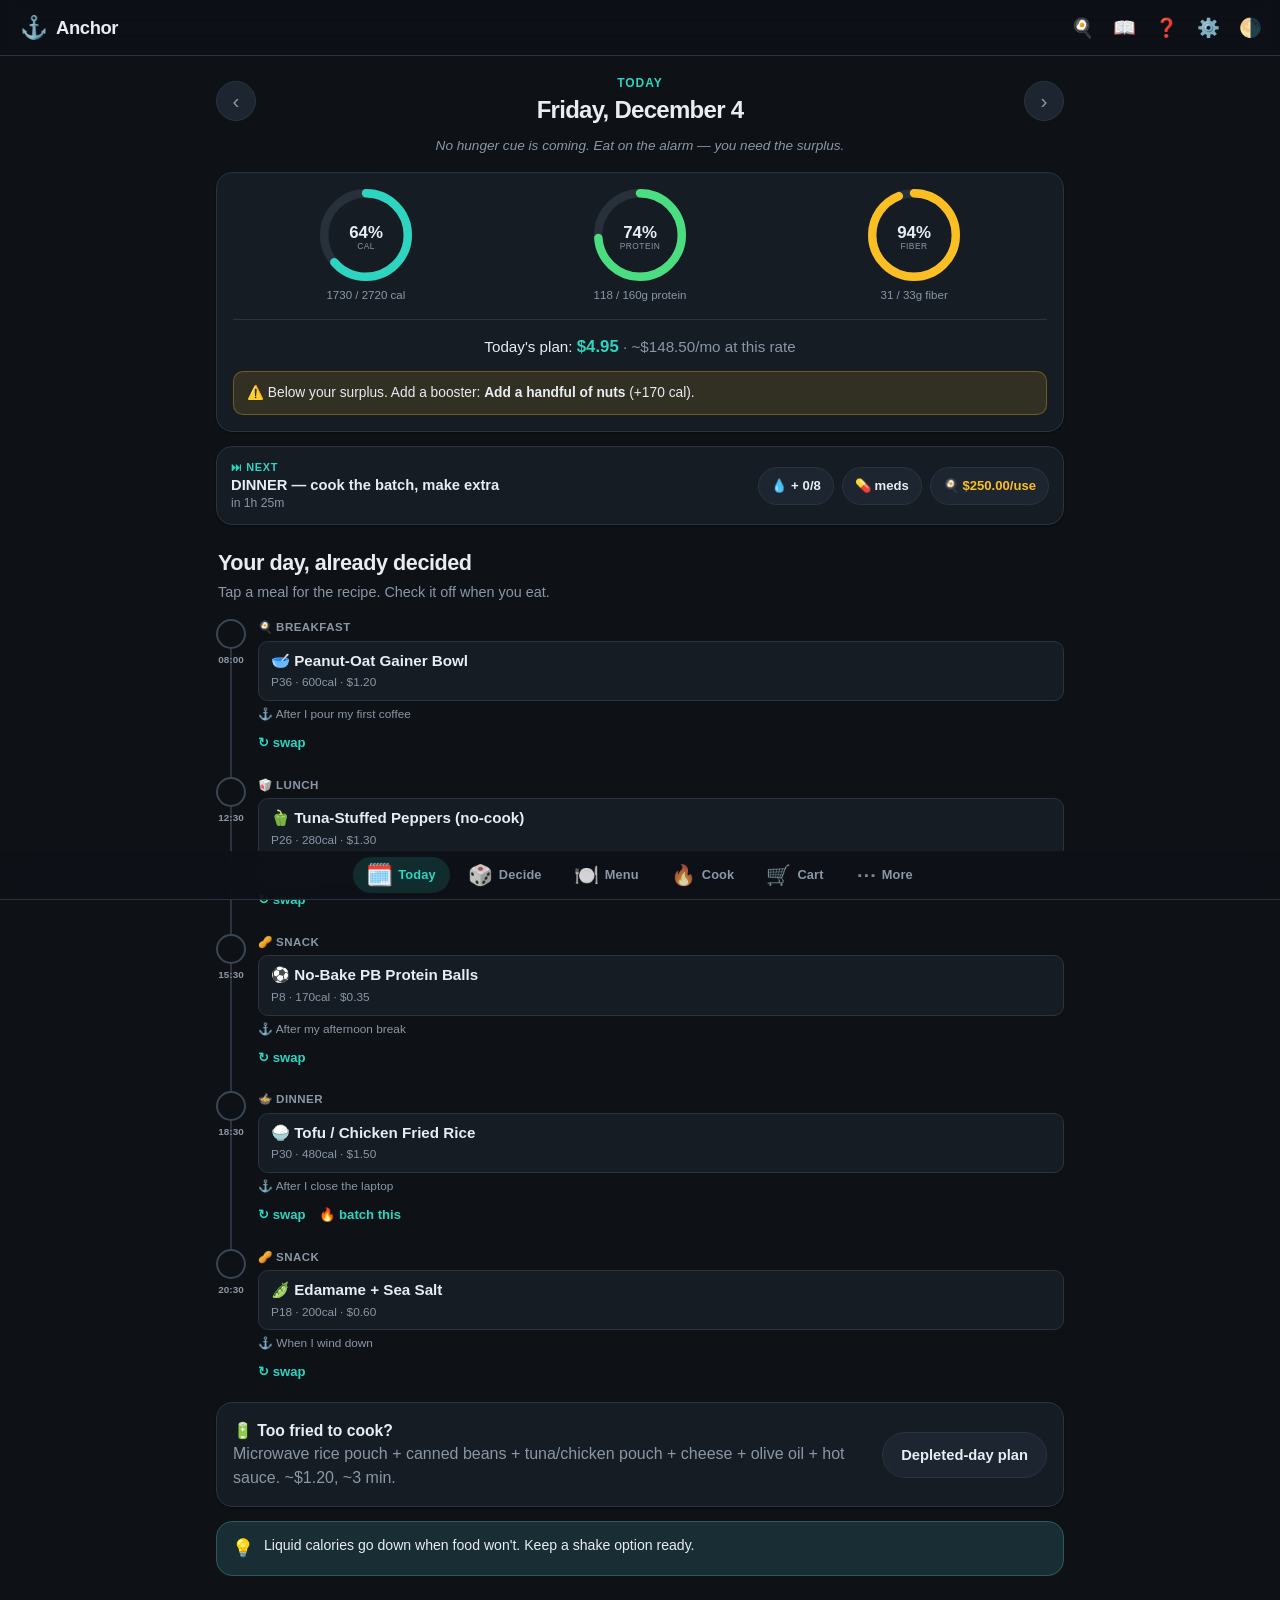
<file: index.html>
<!DOCTYPE html>
<html lang="en">
<head>
  <meta charset="utf-8" />
  <meta name="viewport" content="width=device-width, initial-scale=1.0" />
  <meta http-equiv="refresh" content="0; url=./adhd_meal_system/app/index.html" />
  <link rel="canonical" href="./adhd_meal_system/app/index.html" />
  <title>Anchor — redirecting…</title>
  <style>
    html,body{height:100%;margin:0;background:#0e1116;color:#e8edf3;
      font-family:-apple-system,BlinkMacSystemFont,"Segoe UI",Roboto,Arial,sans-serif;}
    .wrap{height:100%;display:flex;flex-direction:column;align-items:center;justify-content:center;gap:14px;text-align:center;padding:24px;}
    a{color:#2dd4bf;font-weight:700;font-size:1.1rem;text-decoration:none;}
    .mark{font-size:3rem;}
  </style>
</head>
<body>
  <div class="wrap">
    <div class="mark">⚓</div>
    <div>Opening <strong>Anchor</strong>…</div>
    <a href="./adhd_meal_system/app/index.html">Tap here if it doesn't open automatically</a>
  </div>
  <script>location.replace("./adhd_meal_system/app/index.html");</script>
</body>
</html>
</file>
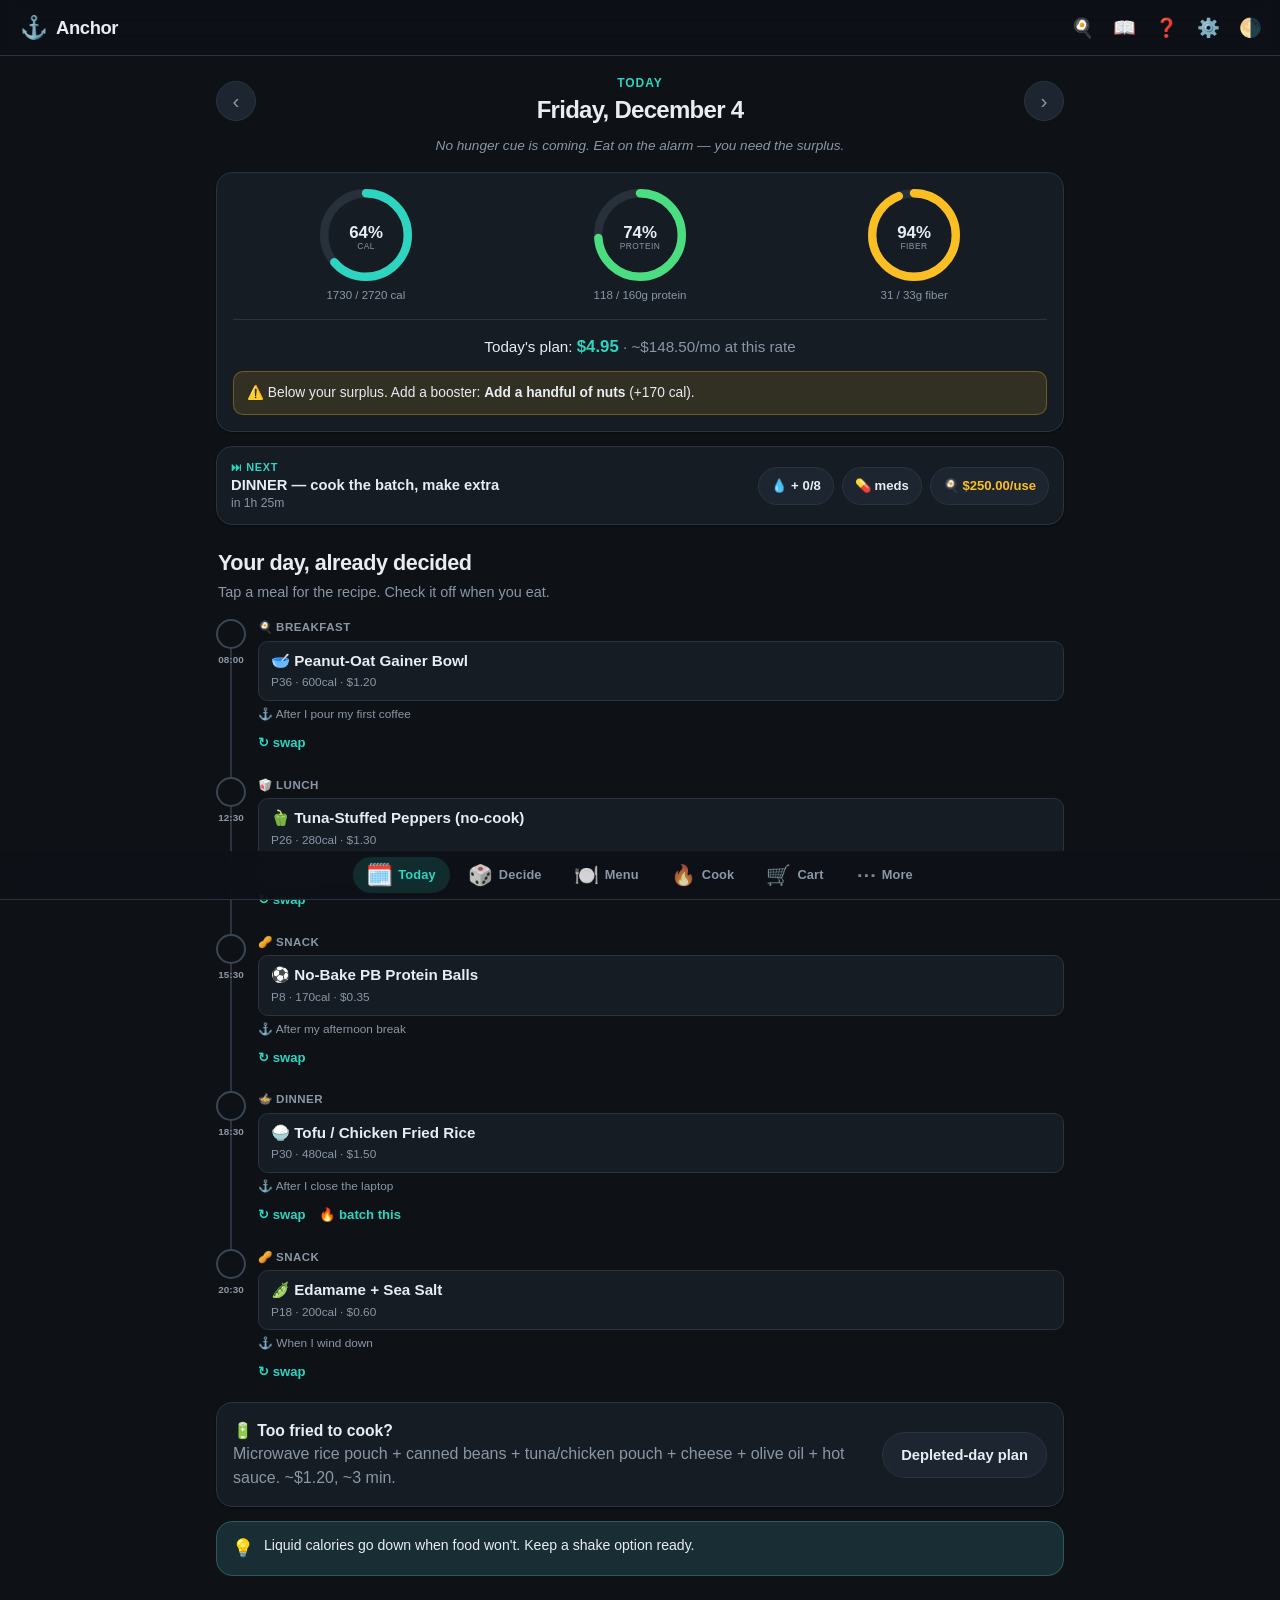
<file: adhd_meal_system/app/index.html>
<!DOCTYPE html>
<html lang="en" data-theme="dark">
<head>
  <meta charset="UTF-8" />
  <meta name="viewport" content="width=device-width, initial-scale=1.0, viewport-fit=cover, maximum-scale=5.0" />
  <meta name="description" content="Anchor — an ADHD meal system that decides what you eat so you don't have to. Cheap, high-protein, built for appetite-killing meds and low executive function." />
  <meta name="theme-color" content="#0e1116" />
  <meta name="color-scheme" content="dark light" />

  <!-- iOS / PWA -->
  <meta name="apple-mobile-web-app-capable" content="yes" />
  <meta name="apple-mobile-web-app-status-bar-style" content="black-translucent" />
  <meta name="apple-mobile-web-app-title" content="Anchor" />
  <meta name="mobile-web-app-capable" content="yes" />
  <link rel="manifest" href="manifest.json" />
  <link rel="apple-touch-icon" href="assets/icon.svg" />

  <title>Anchor · Eat on autopilot</title>

  <link rel="stylesheet" href="css/base.css" />
  <link rel="stylesheet" href="css/components.css" />
  <link rel="stylesheet" href="css/views.css" />
  <link rel="stylesheet" href="css/print.css" media="print" />
</head>
<body>
  <div id="app" class="app-shell">
    <!-- chrome + views injected by app.js -->
    <noscript>
      <div style="padding:2rem;font-family:system-ui;max-width:40rem;margin:0 auto;">
        <h1>⚓ Anchor</h1>
        <p>Anchor needs JavaScript to run. It's a single-page app with no server and
        no tracking — everything stays on your device. Enable JavaScript and reload.</p>
        <p>Prefer no app? The whole system is also written up in plain Markdown in the
        folder above this one (<code>00-START-HERE.md</code> through
        <code>08-budget-and-cost.md</code>), and there's a printable one-page
        <code>cheatsheet.html</code>.</p>
      </div>
    </noscript>
  </div>

  <!-- data + libs -->
  <script src="js/data.js"></script>
  <script src="js/library.js"></script>
  <script src="js/cookbooks.js"></script>
  <script src="js/library2.js"></script>
  <script src="js/library3.js"></script>
  <script src="js/foods.js"></script>
  <script src="js/library4.js"></script>
  <script src="js/library5.js"></script>
  <script src="js/library6.js"></script>
  <script src="js/library7.js"></script>
  <script src="js/library8.js"></script>
  <script src="js/library9.js"></script>
  <script src="js/library10.js"></script>
  <script src="js/library_garden.js"></script>
  <script src="js/garden.js"></script>
  <script src="js/util.js"></script>
  <script src="js/store.js"></script>
  <script src="js/calc.js"></script>
  <script src="js/charts.js"></script>
  <script src="js/ui.js"></script>
  <script src="js/notify.js"></script>

  <!-- views -->
  <script src="js/views/today.js"></script>
  <script src="js/views/decide.js"></script>
  <script src="js/views/plan.js"></script>
  <script src="js/views/prep.js"></script>
  <script src="js/views/menu.js"></script>
  <script src="js/views/plate.js"></script>
  <script src="js/views/cookday.js"></script>
  <script src="js/views/garden.js"></script>
  <script src="js/views/pan.js"></script>
  <script src="js/views/cookbooks.js"></script>
  <script src="js/views/flavor.js"></script>
  <script src="js/views/groceries.js"></script>
  <script src="js/views/budget.js"></script>
  <script src="js/views/calculator.js"></script>
  <script src="js/views/wellness.js"></script>
  <script src="js/views/track.js"></script>
  <script src="js/views/insights.js"></script>
  <script src="js/views/pantry.js"></script>
  <script src="js/views/learn.js"></script>
  <script src="js/views/help.js"></script>
  <script src="js/views/settings.js"></script>

  <!-- shell (boots on load) -->
  <script src="js/app.js"></script>
</body>
</html>
</file>
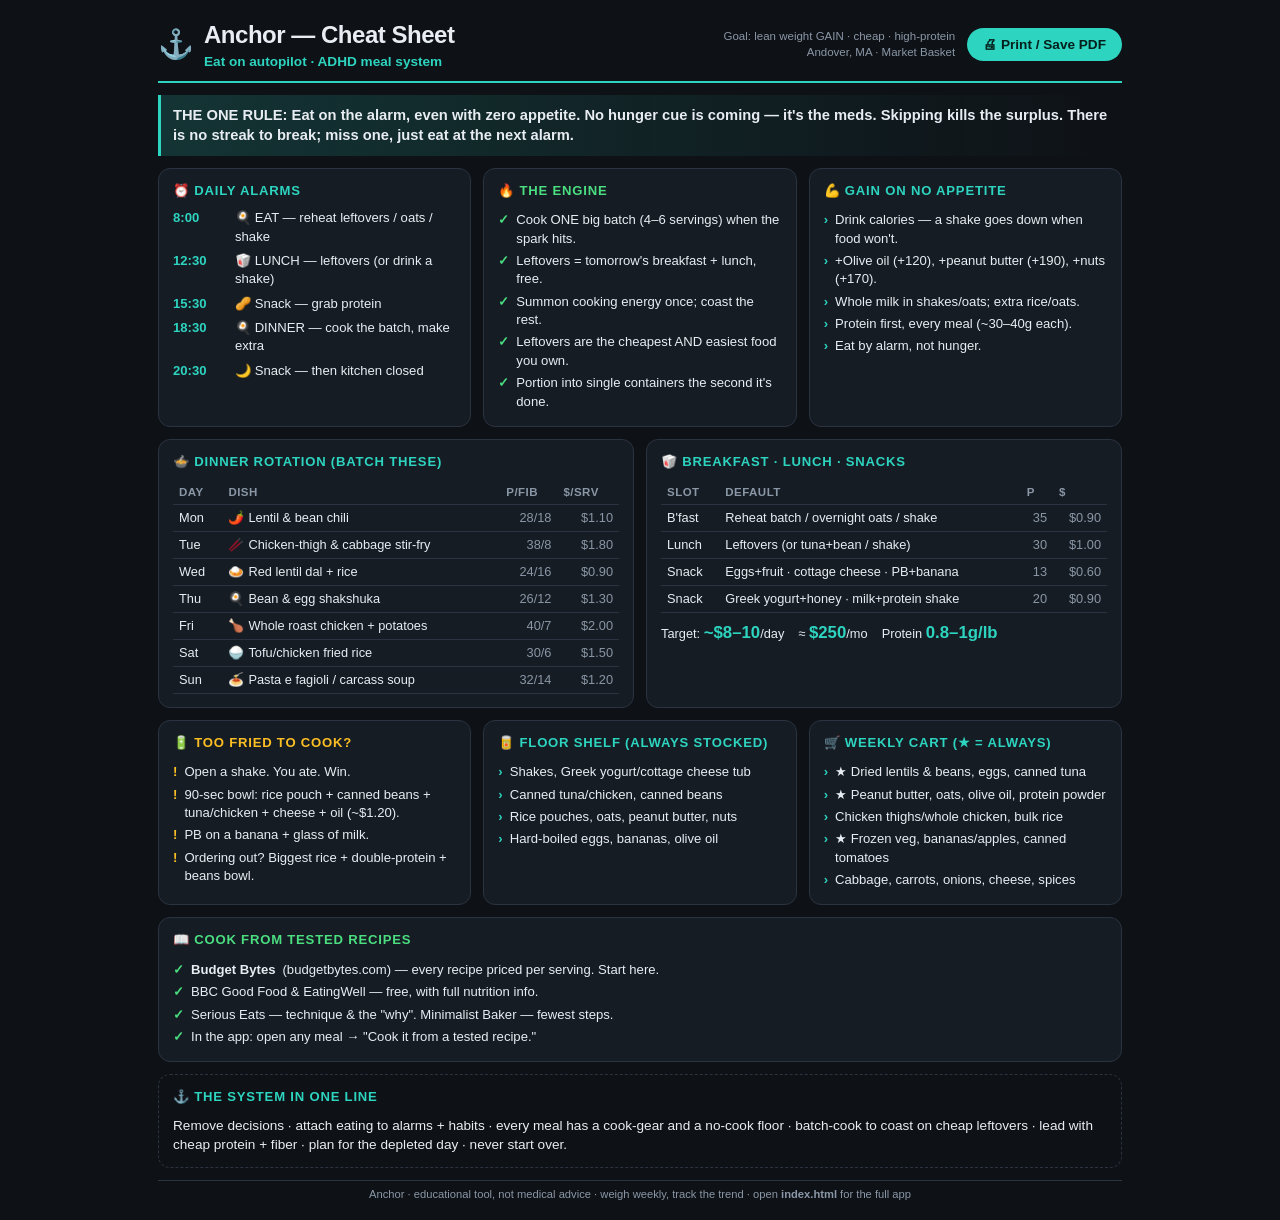
<file: adhd_meal_system/app/cheatsheet.html>
<!DOCTYPE html>
<html lang="en">
<head>
<meta charset="UTF-8" />
<meta name="viewport" content="width=device-width, initial-scale=1.0" />
<title>Anchor — One-Page Cheat Sheet</title>
<style>
/* ============================================================================
 * Anchor — printable one-page cheat sheet.
 * Self-contained. Screen = dark, friendly. Print = clean B/W, fits one A4/Letter
 * page. Screenshot-friendly on a phone. No JS required.
 * ==========================================================================*/
:root{
  --ink:#10151c; --bg:#0e1116; --card:#161c24; --line:#2a333f;
  --muted:#8a97a6; --accent:#2dd4bf; --warn:#fbbf24; --good:#4ade80;
  --font:-apple-system,BlinkMacSystemFont,"Segoe UI",Roboto,Arial,sans-serif;
}
*{box-sizing:border-box;margin:0;padding:0;}
body{font-family:var(--font);background:var(--bg);color:#e8edf3;line-height:1.4;
  padding:18px;max-width:1000px;margin:0 auto;-webkit-font-smoothing:antialiased;}
a{color:var(--accent);}
.sheet{display:grid;gap:12px;}
header.cs-head{display:flex;align-items:center;justify-content:space-between;
  border-bottom:2px solid var(--accent);padding-bottom:10px;flex-wrap:wrap;gap:8px;}
.cs-brand{display:flex;align-items:center;gap:10px;}
.cs-mark{font-size:1.8rem;}
.cs-title{font-size:1.5rem;font-weight:850;letter-spacing:-.02em;}
.cs-tag{color:var(--accent);font-weight:700;font-size:.85rem;}
.cs-meta{font-size:.72rem;color:var(--muted);text-align:right;}
.cs-print-btn{background:var(--accent);color:#04201c;border:none;padding:9px 16px;
  border-radius:999px;font-weight:750;font-size:.85rem;cursor:pointer;}
.grid2{display:grid;grid-template-columns:1fr 1fr;gap:12px;}
.grid3{display:grid;grid-template-columns:repeat(3,1fr);gap:12px;}
.box{background:var(--card);border:1px solid var(--line);border-radius:12px;padding:13px 14px;}
.box h2{font-size:.82rem;text-transform:uppercase;letter-spacing:.06em;color:var(--accent);
  margin-bottom:9px;display:flex;align-items:center;gap:6px;}
.box.warn h2{color:var(--warn);}
.box.good h2{color:var(--good);}
ul{list-style:none;}
li{font-size:.82rem;padding:2px 0;display:flex;gap:7px;}
li::before{content:"›";color:var(--accent);font-weight:800;flex-shrink:0;}
.box.warn li::before{content:"!";color:var(--warn);}
.box.good li::before{content:"✓";color:var(--good);}
.rule{font-size:.92rem;font-weight:650;background:linear-gradient(90deg,
  color-mix(in srgb,var(--accent) 18%,transparent),transparent);
  border-left:3px solid var(--accent);padding:10px 12px;border-radius:0 8px 8px 0;}
.alarms{display:flex;flex-direction:column;gap:6px;}
.alarm{display:flex;gap:10px;align-items:baseline;font-size:.82rem;}
.alarm .t{font-weight:800;color:var(--accent);font-variant-numeric:tabular-nums;
  width:52px;flex-shrink:0;}
table{width:100%;border-collapse:collapse;font-size:.8rem;}
td,th{text-align:left;padding:4px 6px;border-bottom:1px solid var(--line);}
th{color:var(--muted);font-weight:650;font-size:.72rem;text-transform:uppercase;letter-spacing:.04em;}
td.num{text-align:right;font-variant-numeric:tabular-nums;color:var(--muted);}
.meal-em{margin-right:4px;}
.swap td:first-child{color:var(--muted);}
.swap td:last-child{font-weight:600;}
.foot{font-size:.7rem;color:var(--muted);text-align:center;padding-top:6px;border-top:1px solid var(--line);}
.kpi{display:flex;gap:14px;flex-wrap:wrap;}
.kpi-item{font-size:.8rem;}
.kpi-item b{color:var(--accent);font-size:1.05rem;}

/* ---------- PRINT ---------- */
@media print{
  @page{margin:10mm;size:auto;}
  body{background:#fff;color:#000;padding:0;font-size:10px;max-width:100%;}
  .cs-print-btn{display:none;}
  header.cs-head{border-color:#000;}
  .cs-title,.cs-tag,.box h2,.alarm .t,.kpi-item b{color:#000 !important;}
  .box{background:#fff;border:1px solid #999;break-inside:avoid;border-radius:8px;padding:8px 9px;}
  .rule{background:#f0f0f0;border-left:3px solid #000;color:#000;}
  li::before,.box.warn li::before,.box.good li::before{color:#000;}
  td,th{border-color:#bbb;}
  .sheet{gap:7px;}
  .grid2,.grid3{gap:7px;}
  a{color:#000;text-decoration:none;}
}
</style>
</head>
<body>
<div class="sheet">

  <header class="cs-head">
    <div class="cs-brand">
      <span class="cs-mark">⚓</span>
      <div>
        <div class="cs-title">Anchor — Cheat Sheet</div>
        <div class="cs-tag">Eat on autopilot · ADHD meal system</div>
      </div>
    </div>
    <div style="display:flex;align-items:center;gap:12px;">
      <div class="cs-meta">Goal: lean weight GAIN · cheap · high-protein<br/>Andover, MA · Market Basket</div>
      <button class="cs-print-btn" onclick="window.print()">🖨 Print / Save PDF</button>
    </div>
  </header>

  <div class="rule">THE ONE RULE: Eat on the alarm, even with zero appetite. No hunger cue is coming — it's the meds. Skipping kills the surplus. There is no streak to break; miss one, just eat at the next alarm.</div>

  <div class="grid3">
    <!-- ALARMS -->
    <div class="box">
      <h2>⏰ Daily alarms</h2>
      <div class="alarms">
        <div class="alarm"><span class="t">8:00</span><span>🍳 EAT — reheat leftovers / oats / shake</span></div>
        <div class="alarm"><span class="t">12:30</span><span>🥡 LUNCH — leftovers (or drink a shake)</span></div>
        <div class="alarm"><span class="t">15:30</span><span>🥜 Snack — grab protein</span></div>
        <div class="alarm"><span class="t">18:30</span><span>🍳 DINNER — cook the batch, make extra</span></div>
        <div class="alarm"><span class="t">20:30</span><span>🌙 Snack — then kitchen closed</span></div>
      </div>
    </div>

    <!-- ENGINE -->
    <div class="box good">
      <h2>🔥 The engine</h2>
      <ul>
        <li>Cook ONE big batch (4–6 servings) when the spark hits.</li>
        <li>Leftovers = tomorrow's breakfast + lunch, free.</li>
        <li>Summon cooking energy once; coast the rest.</li>
        <li>Leftovers are the cheapest AND easiest food you own.</li>
        <li>Portion into single containers the second it's done.</li>
      </ul>
    </div>

    <!-- GAIN -->
    <div class="box">
      <h2>💪 Gain on no appetite</h2>
      <ul>
        <li>Drink calories — a shake goes down when food won't.</li>
        <li>+Olive oil (+120), +peanut butter (+190), +nuts (+170).</li>
        <li>Whole milk in shakes/oats; extra rice/oats.</li>
        <li>Protein first, every meal (~30–40g each).</li>
        <li>Eat by alarm, not hunger.</li>
      </ul>
    </div>
  </div>

  <div class="grid2">
    <!-- DINNER ROTATION -->
    <div class="box">
      <h2>🍲 Dinner rotation (batch these)</h2>
      <table>
        <tr><th>Day</th><th>Dish</th><th class="num">P/Fib</th><th class="num">$/srv</th></tr>
        <tr><td>Mon</td><td><span class="meal-em">🌶️</span>Lentil & bean chili</td><td class="num">28/18</td><td class="num">$1.10</td></tr>
        <tr><td>Tue</td><td><span class="meal-em">🥢</span>Chicken-thigh & cabbage stir-fry</td><td class="num">38/8</td><td class="num">$1.80</td></tr>
        <tr><td>Wed</td><td><span class="meal-em">🍛</span>Red lentil dal + rice</td><td class="num">24/16</td><td class="num">$0.90</td></tr>
        <tr><td>Thu</td><td><span class="meal-em">🍳</span>Bean & egg shakshuka</td><td class="num">26/12</td><td class="num">$1.30</td></tr>
        <tr><td>Fri</td><td><span class="meal-em">🍗</span>Whole roast chicken + potatoes</td><td class="num">40/7</td><td class="num">$2.00</td></tr>
        <tr><td>Sat</td><td><span class="meal-em">🍚</span>Tofu/chicken fried rice</td><td class="num">30/6</td><td class="num">$1.50</td></tr>
        <tr><td>Sun</td><td><span class="meal-em">🍝</span>Pasta e fagioli / carcass soup</td><td class="num">32/14</td><td class="num">$1.20</td></tr>
      </table>
    </div>

    <!-- QUICK MEALS -->
    <div class="box">
      <h2>🥡 Breakfast · Lunch · Snacks</h2>
      <table>
        <tr><th>Slot</th><th>Default</th><th class="num">P</th><th class="num">$</th></tr>
        <tr><td>B'fast</td><td>Reheat batch / overnight oats / shake</td><td class="num">35</td><td class="num">$0.90</td></tr>
        <tr><td>Lunch</td><td>Leftovers (or tuna+bean / shake)</td><td class="num">30</td><td class="num">$1.00</td></tr>
        <tr><td>Snack</td><td>Eggs+fruit · cottage cheese · PB+banana</td><td class="num">13</td><td class="num">$0.60</td></tr>
        <tr><td>Snack</td><td>Greek yogurt+honey · milk+protein shake</td><td class="num">20</td><td class="num">$0.90</td></tr>
      </table>
      <div style="margin-top:8px;" class="kpi">
        <span class="kpi-item">Target: <b>~$8–10</b>/day</span>
        <span class="kpi-item">≈ <b>$250</b>/mo</span>
        <span class="kpi-item">Protein <b>0.8–1g/lb</b></span>
      </div>
    </div>
  </div>

  <div class="grid3">
    <!-- DEPLETED DAY -->
    <div class="box warn">
      <h2>🔋 Too fried to cook?</h2>
      <ul>
        <li>Open a shake. You ate. Win.</li>
        <li>90-sec bowl: rice pouch + canned beans + tuna/chicken + cheese + oil (~$1.20).</li>
        <li>PB on a banana + glass of milk.</li>
        <li>Ordering out? Biggest rice + double-protein + beans bowl.</li>
      </ul>
    </div>

    <!-- FLOOR SHELF -->
    <div class="box">
      <h2>🥫 Floor shelf (always stocked)</h2>
      <ul>
        <li>Shakes, Greek yogurt/cottage cheese tub</li>
        <li>Canned tuna/chicken, canned beans</li>
        <li>Rice pouches, oats, peanut butter, nuts</li>
        <li>Hard-boiled eggs, bananas, olive oil</li>
      </ul>
    </div>

    <!-- GROCERIES -->
    <div class="box">
      <h2>🛒 Weekly cart (★ = always)</h2>
      <ul>
        <li>★ Dried lentils & beans, eggs, canned tuna</li>
        <li>★ Peanut butter, oats, olive oil, protein powder</li>
        <li>Chicken thighs/whole chicken, bulk rice</li>
        <li>★ Frozen veg, bananas/apples, canned tomatoes</li>
        <li>Cabbage, carrots, onions, cheese, spices</li>
      </ul>
    </div>
  </div>

  <div class="box good">
    <h2>📖 Cook from tested recipes</h2>
    <ul>
      <li><b>Budget Bytes</b> (budgetbytes.com) — every recipe priced per serving. Start here.</li>
      <li>BBC Good Food &amp; EatingWell — free, with full nutrition info.</li>
      <li>Serious Eats — technique &amp; the "why". Minimalist Baker — fewest steps.</li>
      <li>In the app: open any meal → "Cook it from a tested recipe."</li>
    </ul>
  </div>

  <div class="box" style="background:transparent;border-style:dashed;">
    <h2>⚓ The system in one line</h2>
    <div style="font-size:.85rem;">
      Remove decisions · attach eating to alarms + habits · every meal has a cook-gear and a no-cook floor ·
      batch-cook to coast on cheap leftovers · lead with cheap protein + fiber · plan for the depleted day · never start over.
    </div>
  </div>

  <div class="foot">
    Anchor · educational tool, not medical advice · weigh weekly, track the trend · open <b>index.html</b> for the full app
  </div>

</div>
</body>
</html>
</file>
<file: adhd_meal_system/app/css/base.css>
/* ============================================================================
 * Anchor — base.css
 * Design tokens, reset, typography, theming (dark + light), layout shell.
 * ==========================================================================*/

/* ---- tokens: dark (default) ---- */
:root,
[data-theme="dark"] {
  --bg: #0e1116;
  --bg-2: #151a21;
  --bg-3: #1c232c;
  --surface: #161c24;
  --surface-2: #1d2530;
  --surface-3: #232c38;
  --border: #2a333f;
  --border-strong: #3a4654;
  --text: #e8edf3;
  --text-2: #b3becb;
  --muted: #8a97a6;
  --muted-strong: #6b7785;

  --accent: #2dd4bf;
  --accent-2: #14b8a6;
  --accent-ink: #04201c;
  --good: #4ade80;
  --good-ink: #052e16;
  --warn: #fbbf24;
  --warn-ink: #3a2a04;
  --danger: #f87171;
  --danger-ink: #3a0a0a;

  --ring-track: #283039;

  --shadow-sm: 0 1px 2px rgba(0,0,0,.4);
  --shadow: 0 6px 20px rgba(0,0,0,.35);
  --shadow-lg: 0 18px 50px rgba(0,0,0,.5);

  --radius: 16px;
  --radius-sm: 10px;
  --radius-lg: 22px;
  --radius-pill: 999px;

  --maxw: 880px;
  --nav-h: 64px;
  --top-h: 56px;

  --font: -apple-system, BlinkMacSystemFont, "Segoe UI", Roboto, "Helvetica Neue",
          Arial, "Noto Sans", sans-serif, "Apple Color Emoji", "Segoe UI Emoji";
  --mono: ui-monospace, SFMono-Regular, "SF Mono", Menlo, Consolas, monospace;
}

/* ---- tokens: light ---- */
[data-theme="light"] {
  --bg: #f4f6f9;
  --bg-2: #eef1f5;
  --bg-3: #e6eaf0;
  --surface: #ffffff;
  --surface-2: #f7f9fc;
  --surface-3: #eef2f7;
  --border: #e0e5ec;
  --border-strong: #cfd6e0;
  --text: #131a22;
  --text-2: #38424f;
  --muted: #687482;
  --muted-strong: #515c6a;

  --accent: #0d9488;
  --accent-2: #0f766e;
  --accent-ink: #ffffff;
  --good: #16a34a;
  --good-ink: #ffffff;
  --warn: #b45309;
  --warn-ink: #ffffff;
  --danger: #dc2626;
  --danger-ink: #ffffff;

  --ring-track: #e2e8f0;

  --shadow-sm: 0 1px 2px rgba(16,24,40,.06);
  --shadow: 0 6px 18px rgba(16,24,40,.08);
  --shadow-lg: 0 18px 50px rgba(16,24,40,.16);
}

/* ---- reset ---- */
*, *::before, *::after { box-sizing: border-box; }
html { -webkit-text-size-adjust: 100%; text-size-adjust: 100%; }
body {
  margin: 0;
  font-family: var(--font);
  background: var(--bg);
  color: var(--text);
  line-height: 1.5;
  -webkit-font-smoothing: antialiased;
  text-rendering: optimizeLegibility;
  overscroll-behavior-y: none;
}
h1, h2, h3, h4, p, ul, ol, figure, blockquote { margin: 0; }
ul, ol { padding: 0; list-style: none; }
button { font: inherit; color: inherit; cursor: pointer; background: none; border: none; }
a { color: var(--accent); text-decoration: none; }
input, textarea, select { font: inherit; color: inherit; }
img, svg { display: block; max-width: 100%; }
code, pre { font-family: var(--mono); }

::selection { background: color-mix(in srgb, var(--accent) 35%, transparent); }

/* scrollbars */
* { scrollbar-width: thin; scrollbar-color: var(--border-strong) transparent; }
*::-webkit-scrollbar { width: 8px; height: 8px; }
*::-webkit-scrollbar-thumb { background: var(--border-strong); border-radius: 8px; }
*::-webkit-scrollbar-track { background: transparent; }

/* ---- app shell layout ---- */
.app-shell {
  min-height: 100vh;
  min-height: 100dvh;
  display: flex;
  flex-direction: column;
}

.topbar {
  position: sticky;
  top: 0;
  z-index: 30;
  height: calc(var(--top-h) + env(safe-area-inset-top));
  padding-top: env(safe-area-inset-top);
  display: flex;
  align-items: center;
  justify-content: space-between;
  padding-left: 14px;
  padding-right: 10px;
  background: color-mix(in srgb, var(--bg) 82%, transparent);
  backdrop-filter: saturate(160%) blur(12px);
  -webkit-backdrop-filter: saturate(160%) blur(12px);
  border-bottom: 1px solid var(--border);
}

.brand { display: flex; align-items: center; gap: 8px; font-weight: 700; }
.brand-mark { font-size: 1.4rem; }
.brand-name { font-size: 1.15rem; letter-spacing: -0.02em; }

.topbar-actions { display: flex; align-items: center; gap: 2px; }
.icon-btn {
  width: 40px; height: 40px;
  display: grid; place-items: center;
  border-radius: var(--radius-sm);
  font-size: 1.15rem;
  transition: background .15s ease, transform .1s ease;
}
.icon-btn:hover { background: var(--surface-2); }
.icon-btn:active { transform: scale(.92); }

#main {
  flex: 1;
  overflow-y: auto;
  -webkit-overflow-scrolling: touch;
  padding-bottom: calc(var(--nav-h) + env(safe-area-inset-bottom) + 12px);
}

.view-root { width: 100%; }
.view {
  width: 100%;
  max-width: var(--maxw);
  margin: 0 auto;
  padding: 18px 16px 28px;
  animation: viewIn .26s cubic-bezier(.22,.61,.36,1);
}
@keyframes viewIn {
  from { opacity: 0; transform: translateY(8px); }
  to { opacity: 1; transform: none; }
}

/* ---- bottom nav ---- */
.bottomnav {
  position: fixed;
  left: 0; right: 0; bottom: 0;
  z-index: 30;
  height: calc(var(--nav-h) + env(safe-area-inset-bottom));
  padding-bottom: env(safe-area-inset-bottom);
  display: flex;
  background: color-mix(in srgb, var(--bg) 88%, transparent);
  backdrop-filter: saturate(160%) blur(14px);
  -webkit-backdrop-filter: saturate(160%) blur(14px);
  border-top: 1px solid var(--border);
}
.nav-item {
  flex: 1;
  display: flex;
  flex-direction: column;
  align-items: center;
  justify-content: center;
  gap: 2px;
  color: var(--muted);
  font-size: .66rem;
  font-weight: 600;
  letter-spacing: .01em;
  transition: color .15s ease;
  position: relative;
}
.nav-icon { font-size: 1.25rem; line-height: 1; filter: grayscale(.4) opacity(.85); transition: filter .15s ease, transform .15s ease; }
.nav-item.active { color: var(--accent); }
.nav-item.active .nav-icon { filter: none; transform: translateY(-1px) scale(1.08); }
.nav-item.active::after {
  content: "";
  position: absolute;
  top: 6px;
  width: 5px; height: 5px;
  border-radius: 50%;
  background: var(--accent);
}

/* ---- typography helpers ---- */
.muted { color: var(--muted); }
.section-title { font-size: 1.35rem; font-weight: 800; letter-spacing: -0.02em; }
.section-sub { color: var(--muted); font-size: .9rem; margin-top: 2px; }
.detail-h { font-size: 1rem; font-weight: 750; letter-spacing: -0.01em; margin-bottom: 10px; }
.disclaimer { color: var(--muted); font-size: .76rem; margin-top: 12px; line-height: 1.5; }

@media (min-width: 720px) {
  :root { --nav-h: 0px; }
  .bottomnav { position: sticky; top: var(--top-h); height: auto; border-top: none;
    border-bottom: 1px solid var(--border); justify-content: center; gap: 4px; padding: 6px; }
  .nav-item { flex: 0 0 auto; flex-direction: row; gap: 6px; padding: 8px 14px; border-radius: var(--radius-pill); font-size: .8rem; }
  .nav-item.active { background: color-mix(in srgb, var(--accent) 14%, transparent); }
  .nav-item.active::after { display: none; }
  #main { padding-bottom: 28px; }
}
</file>
<file: adhd_meal_system/app/css/components.css>
/* ============================================================================
 * Anchor — components.css
 * Reusable UI: cards, buttons, chips, stats, forms, modals, toasts, charts,
 * progress, badges, segmented controls, toggles.
 * ==========================================================================*/

/* ---- section header ---- */
.section-head {
  display: flex;
  align-items: flex-end;
  justify-content: space-between;
  gap: 12px;
  margin: 22px 2px 12px;
}
.view > .section-head:first-child { margin-top: 4px; }
.section-head-actions { display: flex; gap: 8px; flex-shrink: 0; }

/* ---- card ---- */
.card {
  background: var(--surface);
  border: 1px solid var(--border);
  border-radius: var(--radius);
  padding: 16px;
  box-shadow: var(--shadow-sm);
  margin-bottom: 14px;
}
.card-flush { padding: 0; overflow: hidden; }
.card-warn { border-color: color-mix(in srgb, var(--warn) 45%, var(--border)); }

/* ---- buttons ---- */
.btn {
  display: inline-flex;
  align-items: center;
  justify-content: center;
  gap: 8px;
  padding: 11px 18px;
  border-radius: var(--radius-pill);
  font-weight: 650;
  font-size: .92rem;
  border: 1px solid transparent;
  transition: transform .1s ease, background .15s ease, border-color .15s ease, opacity .15s ease;
  white-space: nowrap;
}
.btn:active { transform: scale(.96); }
.btn-primary { background: var(--accent); color: var(--accent-ink); }
.btn-primary:hover { background: var(--accent-2); }
.btn-ghost { background: var(--surface-2); border-color: var(--border); color: var(--text); }
.btn-ghost:hover { background: var(--surface-3); }
.btn-ghost.active { background: color-mix(in srgb, var(--accent) 18%, transparent); border-color: var(--accent); color: var(--accent); }
.btn-danger { background: color-mix(in srgb, var(--danger) 16%, transparent); color: var(--danger); border-color: color-mix(in srgb, var(--danger) 40%, transparent); }
.btn-danger:hover { background: color-mix(in srgb, var(--danger) 26%, transparent); }
.btn-sm { padding: 7px 13px; font-size: .82rem; }
.btn-block { width: 100%; margin-top: 14px; }
.linkbtn { color: var(--accent); font-weight: 600; font-size: .82rem; padding: 2px 0; }
.linkbtn:hover { text-decoration: underline; }

/* ---- chips ---- */
.chip {
  display: inline-flex;
  align-items: center;
  gap: 5px;
  padding: 4px 11px;
  border-radius: var(--radius-pill);
  font-size: .76rem;
  font-weight: 600;
  background: var(--surface-2);
  border: 1px solid var(--border);
  color: var(--text-2);
}
.chip-soft { background: var(--bg-3); color: var(--muted); }
.chip-accent { background: color-mix(in srgb, var(--accent) 16%, transparent); color: var(--accent); border-color: color-mix(in srgb, var(--accent) 35%, transparent); }
.chip-warn { background: color-mix(in srgb, var(--warn) 16%, transparent); color: var(--warn); border-color: color-mix(in srgb, var(--warn) 35%, transparent); }
.chip[role="button"] { cursor: pointer; }
.chip[role="button"]:hover { filter: brightness(1.1); }

/* ---- gear badge ---- */
.gear-badge {
  display: inline-flex;
  align-items: center;
  padding: 3px 9px;
  border-radius: var(--radius-pill);
  font-size: .72rem;
  font-weight: 700;
  letter-spacing: .01em;
}
.gear-cook { background: color-mix(in srgb, var(--warn) 18%, transparent); color: var(--warn); }
.gear-floor { background: color-mix(in srgb, var(--accent) 16%, transparent); color: var(--accent); }

/* ---- stats ---- */
.stat {
  background: var(--surface-2);
  border: 1px solid var(--border);
  border-radius: var(--radius-sm);
  padding: 12px;
  text-align: center;
  min-width: 0;
}
.stat-accent { background: color-mix(in srgb, var(--accent) 12%, var(--surface-2)); border-color: color-mix(in srgb, var(--accent) 30%, var(--border)); }
.stat-value { font-size: 1.25rem; font-weight: 800; letter-spacing: -0.02em; }
.stat-label { font-size: .72rem; color: var(--muted); margin-top: 2px; }
.stat-sub { font-size: .68rem; color: var(--muted-strong); margin-top: 1px; }

/* ---- macro pills ---- */
.macro-row { display: flex; flex-wrap: wrap; gap: 6px; margin-top: 4px; }
.macro-pill { font-size: .72rem; font-weight: 650; padding: 3px 9px; border-radius: var(--radius-pill); background: var(--bg-3); color: var(--text-2); }
.macro-pill.p { background: color-mix(in srgb, var(--good) 18%, transparent); color: var(--good); }
.macro-pill.f { background: color-mix(in srgb, var(--warn) 16%, transparent); color: var(--warn); }
.macro-pill.c { background: color-mix(in srgb, var(--accent) 14%, transparent); color: var(--accent); }
.macro-pill.cost { background: var(--surface-3); color: var(--text-2); }

/* ---- forms ---- */
.input, .select, .search-input, textarea.input {
  width: 100%;
  padding: 11px 13px;
  background: var(--surface-2);
  border: 1px solid var(--border);
  border-radius: var(--radius-sm);
  color: var(--text);
  transition: border-color .15s ease, box-shadow .15s ease;
}
.input:focus, .select:focus, .search-input:focus, textarea.input:focus {
  outline: none;
  border-color: var(--accent);
  box-shadow: 0 0 0 3px color-mix(in srgb, var(--accent) 22%, transparent);
}
.search-input { border-radius: var(--radius-pill); padding-left: 16px; }
.select { -webkit-appearance: none; appearance: none; padding-right: 30px;
  background-image: linear-gradient(45deg, transparent 50%, var(--muted) 50%), linear-gradient(135deg, var(--muted) 50%, transparent 50%);
  background-position: calc(100% - 16px) center, calc(100% - 11px) center;
  background-size: 5px 5px, 5px 5px; background-repeat: no-repeat; }
textarea.input { resize: vertical; min-height: 90px; }

/* ---- segmented control ---- */
.segmented {
  display: inline-flex;
  background: var(--bg-3);
  border: 1px solid var(--border);
  border-radius: var(--radius-pill);
  padding: 3px;
  gap: 2px;
  width: 100%;
}
.seg {
  flex: 1;
  padding: 8px 10px;
  border-radius: var(--radius-pill);
  font-size: .82rem;
  font-weight: 650;
  color: var(--muted);
  transition: background .15s ease, color .15s ease;
  white-space: nowrap;
}
.seg.active { background: var(--surface); color: var(--text); box-shadow: var(--shadow-sm); }

/* ---- toggle switch ---- */
.switch { display: flex; align-items: center; justify-content: space-between; gap: 12px; padding: 6px 0; cursor: pointer; }
.switch-label { font-weight: 550; }
.switch-control { position: relative; width: 46px; height: 28px; flex-shrink: 0; }
.switch-control input { position: absolute; opacity: 0; width: 100%; height: 100%; margin: 0; cursor: pointer; }
.switch-slider {
  position: absolute; inset: 0;
  background: var(--border-strong);
  border-radius: var(--radius-pill);
  transition: background .2s ease;
}
.switch-slider::before {
  content: ""; position: absolute; top: 3px; left: 3px;
  width: 22px; height: 22px; border-radius: 50%;
  background: #fff; box-shadow: var(--shadow-sm);
  transition: transform .2s cubic-bezier(.34,1.56,.64,1);
}
.switch-control input:checked + .switch-slider { background: var(--accent); }
.switch-control input:checked + .switch-slider::before { transform: translateX(18px); }

/* ---- range ---- */
.range-wrap { display: flex; align-items: center; gap: 12px; }
.range { flex: 1; -webkit-appearance: none; appearance: none; height: 6px; border-radius: 3px; background: var(--bg-3); }
.range::-webkit-slider-thumb { -webkit-appearance: none; width: 24px; height: 24px; border-radius: 50%; background: var(--accent); box-shadow: var(--shadow); cursor: pointer; border: 3px solid var(--surface); }
.range::-moz-range-thumb { width: 22px; height: 22px; border-radius: 50%; background: var(--accent); border: 3px solid var(--surface); cursor: pointer; }
.range-val { font-weight: 750; min-width: 64px; text-align: right; font-variant-numeric: tabular-nums; }

/* ---- checkbox ---- */
.checkbox {
  width: 24px; height: 24px;
  border-radius: 7px;
  border: 2px solid var(--border-strong);
  display: grid; place-items: center;
  font-size: .85rem; font-weight: 800;
  color: transparent;
  flex-shrink: 0;
  transition: background .15s ease, border-color .15s ease, color .15s ease;
}
.checkbox.on { background: var(--accent); border-color: var(--accent); color: var(--accent-ink); }

/* ---- check circle (timeline) ---- */
.check-circle {
  width: 30px; height: 30px; border-radius: 50%;
  border: 2px solid var(--border-strong);
  display: grid; place-items: center;
  color: transparent; font-weight: 800;
  transition: all .18s ease;
}
.check-circle.on { background: var(--good); border-color: var(--good); color: var(--good-ink); transform: scale(1.05); }

/* ---- modal ---- */
.modal-overlay {
  position: fixed; inset: 0; z-index: 100;
  background: rgba(4,7,11,.55);
  backdrop-filter: blur(4px);
  display: flex; align-items: flex-end; justify-content: center;
  opacity: 0; transition: opacity .22s ease;
  padding: 0;
}
.modal-overlay.show { opacity: 1; }
.modal {
  position: relative;
  width: 100%;
  max-width: 560px;
  max-height: 92vh;
  overflow-y: auto;
  background: var(--surface);
  border: 1px solid var(--border);
  border-radius: var(--radius-lg) var(--radius-lg) 0 0;
  padding: 22px 18px calc(22px + env(safe-area-inset-bottom));
  box-shadow: var(--shadow-lg);
  transform: translateY(16px);
  transition: transform .26s cubic-bezier(.22,.61,.36,1);
}
.modal-overlay.show .modal { transform: none; }
.modal-close {
  position: absolute; top: 12px; right: 12px;
  width: 34px; height: 34px; border-radius: 50%;
  background: var(--surface-2); color: var(--muted);
  display: grid; place-items: center; font-size: 1rem;
}
.modal-close:hover { background: var(--surface-3); color: var(--text); }
.modal-title { font-size: 1.3rem; font-weight: 800; letter-spacing: -0.02em; margin-bottom: 6px; padding-right: 30px; }
.modal-actions { display: flex; gap: 10px; margin-top: 18px; flex-wrap: wrap; }
.modal-actions .btn { flex: 1; min-width: 130px; }
body.modal-open { overflow: hidden; }

@media (min-width: 600px) {
  .modal-overlay { align-items: center; padding: 20px; }
  .modal { border-radius: var(--radius-lg); }
}

/* ---- toast ---- */
.toast {
  position: fixed;
  left: 50%; bottom: calc(var(--nav-h) + 18px + env(safe-area-inset-bottom));
  transform: translate(-50%, 12px);
  background: var(--text);
  color: var(--bg);
  padding: 11px 18px;
  border-radius: var(--radius-pill);
  font-weight: 650; font-size: .86rem;
  box-shadow: var(--shadow-lg);
  z-index: 200; opacity: 0;
  transition: opacity .25s ease, transform .25s ease;
  pointer-events: none;
  max-width: 90vw;
}
.toast.show { opacity: 1; transform: translate(-50%, 0); }

/* ---- progress bar ---- */
.progress-bar { height: 10px; background: var(--bg-3); border-radius: var(--radius-pill); overflow: hidden; }
.progress-fill { height: 100%; background: linear-gradient(90deg, var(--accent-2), var(--accent)); border-radius: var(--radius-pill); transition: width .4s cubic-bezier(.22,.61,.36,1); }
.progress-text { font-size: .8rem; color: var(--muted); margin-top: 6px; }

/* ---- charts ---- */
.ring { display: block; }
.ring-value { font-size: 22px; font-weight: 800; fill: var(--text); }
.ring-label { font-size: 11px; fill: var(--muted); text-transform: uppercase; letter-spacing: .05em; }
.linechart { width: 100%; height: auto; overflow: visible; }
.grid { stroke: var(--border); stroke-width: 1; stroke-dasharray: 2 4; }
.chart-axis { font-size: 10px; fill: var(--muted); font-variant-numeric: tabular-nums; }
.chart-empty { font-size: 13px; fill: var(--muted); }
.line-stroke { stroke: var(--accent); stroke-width: 2.5; stroke-linejoin: round; stroke-linecap: round; }
.line-area { fill: color-mix(in srgb, var(--accent) 14%, transparent); stroke: none; }
.line-dot { fill: var(--accent); stroke: var(--surface); stroke-width: 2; }
.trend-line { stroke: var(--warn); stroke-width: 1.5; stroke-dasharray: 4 4; opacity: .8; }

/* ---- macro bar ---- */
.macrobar-track { height: 8px; background: var(--bg-3); border-radius: 4px; overflow: hidden; }
.macrobar-fill { height: 100%; border-radius: 4px; transition: width .4s ease; }

/* ---- heatmap ---- */
.heatmap { display: grid; gap: 4px; margin: 12px 0; }
.heatcell { aspect-ratio: 1; border-radius: 4px; background: var(--bg-3); }
.heatcell[data-level="0"] { background: var(--bg-3); }
.heatcell[data-level="1"] { background: color-mix(in srgb, var(--accent) 30%, var(--bg-3)); }
.heatcell[data-level="2"] { background: color-mix(in srgb, var(--accent) 60%, var(--bg-3)); }
.heatcell[data-level="3"] { background: var(--accent); }
.heat-legend { display: flex; align-items: center; gap: 5px; font-size: .72rem; }
.heat-legend .heatcell { width: 14px; height: 14px; aspect-ratio: auto; display: inline-block; }

/* ---- nudges / callouts ---- */
.nudge {
  margin-top: 12px;
  padding: 11px 13px;
  border-radius: var(--radius-sm);
  background: color-mix(in srgb, var(--warn) 12%, transparent);
  border: 1px solid color-mix(in srgb, var(--warn) 30%, transparent);
  font-size: .86rem;
}
.nudge-good { background: color-mix(in srgb, var(--good) 12%, transparent); border-color: color-mix(in srgb, var(--good) 30%, transparent); }
.callout {
  padding: 12px 14px; border-left: 3px solid var(--accent);
  background: var(--surface-2); border-radius: 0 var(--radius-sm) var(--radius-sm) 0;
  font-style: italic; color: var(--text-2); margin: 8px 0;
}
.callout-warn { border-left-color: var(--warn); }

/* ---- empty state ---- */
.empty-state { text-align: center; padding: 40px 20px; color: var(--muted); }
.empty-emoji { font-size: 2.4rem; margin-bottom: 8px; }
.empty-state h3 { font-weight: 700; color: var(--text-2); }

/* ---- tag rows / lists ---- */
.tag-row { display: flex; flex-wrap: wrap; gap: 6px; margin: 12px 0; }
.tag-good { color: var(--good); font-weight: 650; }
.tag-warn { color: var(--warn); font-weight: 650; }
.detail-list { display: flex; flex-direction: column; gap: 7px; }
.detail-list li { position: relative; padding-left: 18px; font-size: .9rem; color: var(--text-2); }
.detail-list li::before { content: "•"; position: absolute; left: 4px; color: var(--accent); }
.detail-steps { display: flex; flex-direction: column; gap: 9px; counter-reset: step; }
.detail-steps li { position: relative; padding-left: 30px; font-size: .9rem; color: var(--text-2); }
.detail-steps li::before {
  counter-increment: step; content: counter(step);
  position: absolute; left: 0; top: -1px;
  width: 21px; height: 21px; border-radius: 50%;
  background: color-mix(in srgb, var(--accent) 18%, transparent); color: var(--accent);
  font-size: .72rem; font-weight: 800; display: grid; place-items: center;
}
.rule-list { display: flex; flex-direction: column; gap: 9px; }
.rule-list li { display: flex; gap: 10px; font-size: .9rem; color: var(--text-2); }
.rule-dot { color: var(--accent); font-weight: 800; flex-shrink: 0; }
.ranked-list { display: flex; flex-direction: column; gap: 8px; }
.ranked-list li { display: flex; align-items: center; gap: 10px; font-size: .88rem; }
.rank { width: 22px; height: 22px; border-radius: 50%; background: var(--surface-3); color: var(--muted); font-size: .72rem; font-weight: 800; display: grid; place-items: center; flex-shrink: 0; }
.copy-list { display: flex; flex-direction: column; gap: 8px; }
.copy-line { display: flex; align-items: center; gap: 8px; justify-content: space-between; }
.copy-line code { font-size: .78rem; background: var(--bg-3); padding: 6px 9px; border-radius: 7px; flex: 1; overflow-x: auto; white-space: nowrap; }

.errbox { background: var(--bg-3); padding: 12px; border-radius: 10px; font-size: .76rem; overflow-x: auto; color: var(--danger); white-space: pre-wrap; }
</file>
<file: adhd_meal_system/app/css/views.css>
/* ============================================================================
 * Anchor — views.css
 * Per-screen layouts: today, plan, menu, cookday, groceries, budget, calc,
 * track, learn, pantry, settings, onboarding, more-sheet.
 * ==========================================================================*/

/* ============================ TODAY ============================ */
.today-hero { margin-bottom: 16px; }
.today-hero-row { display: flex; align-items: center; justify-content: space-between; gap: 10px; }
.today-hero-center { text-align: center; }
.today-eyebrow { font-size: .75rem; font-weight: 700; text-transform: uppercase; letter-spacing: .08em; color: var(--accent); }
.today-date { font-size: 1.5rem; font-weight: 850; letter-spacing: -0.03em; }
.daynav {
  width: 40px; height: 40px; border-radius: 50%;
  background: var(--surface-2); border: 1px solid var(--border);
  font-size: 1.3rem; color: var(--muted); display: grid; place-items: center;
}
.daynav:hover { background: var(--surface-3); color: var(--text); }
.today-mantra { text-align: center; color: var(--muted); font-size: .85rem; margin-top: 8px; font-style: italic; }

.rings-row { display: flex; justify-content: space-around; gap: 8px; }
.ring-block { display: flex; flex-direction: column; align-items: center; gap: 6px; }
.ring-block .ring { width: 92px; height: 92px; }
.ring-caption { font-size: .72rem; color: var(--muted); text-align: center; font-variant-numeric: tabular-nums; }
.today-cost { text-align: center; margin-top: 14px; padding-top: 14px; border-top: 1px solid var(--border); font-size: .95rem; }
.today-cost strong { color: var(--accent); font-size: 1.05rem; }

/* timeline */
.timeline { display: flex; flex-direction: column; }
.timeline-item { display: flex; gap: 12px; padding: 4px 0; position: relative; }
.timeline-item::before {
  content: ""; position: absolute; left: 14px; top: 34px; bottom: -4px;
  width: 2px; background: var(--border);
}
.timeline-item:last-child::before { display: none; }
.timeline-time { display: flex; flex-direction: column; align-items: center; gap: 4px; width: 30px; flex-shrink: 0; z-index: 1; }
.timeline-clock { font-size: .62rem; color: var(--muted); font-weight: 600; font-variant-numeric: tabular-nums; white-space: nowrap; }
.timeline-body { flex: 1; padding-bottom: 14px; min-width: 0; }
.timeline-slot { font-size: .72rem; font-weight: 700; color: var(--muted); text-transform: uppercase; letter-spacing: .04em; }
.timeline-meal {
  display: flex; flex-direction: column; align-items: flex-start; gap: 2px;
  width: 100%; text-align: left; padding: 8px 12px; margin-top: 4px;
  background: var(--surface); border: 1px solid var(--border); border-radius: var(--radius-sm);
  transition: border-color .15s ease, background .15s ease;
}
.timeline-meal:hover { border-color: var(--border-strong); background: var(--surface-2); }
.timeline-meal-name { font-weight: 650; font-size: .95rem; }
.timeline-meal-macros { font-size: .74rem; color: var(--muted); font-variant-numeric: tabular-nums; }
.timeline-anchor { font-size: .74rem; color: var(--muted); margin-top: 5px; }
.timeline-actions { display: flex; gap: 14px; margin-top: 7px; }
.timeline-item.done .timeline-meal { opacity: .6; }
.timeline-item.done .timeline-meal-name { text-decoration: line-through; }

.crash-quick { display: flex; align-items: center; justify-content: space-between; gap: 12px; }
.crash-quick-title { font-size: .98rem; font-weight: 750; }
.tip-banner {
  display: flex; gap: 10px; align-items: flex-start;
  background: color-mix(in srgb, var(--accent) 10%, var(--surface));
  border: 1px solid color-mix(in srgb, var(--accent) 24%, var(--border));
  border-radius: var(--radius); padding: 13px 15px; font-size: .88rem; margin-top: 6px;
}
.tip-emoji { font-size: 1.1rem; }

/* swap list */
.swap-list { display: flex; flex-direction: column; gap: 8px; margin-top: 10px; }
.swap-option { display: flex; align-items: center; gap: 12px; padding: 11px; border-radius: var(--radius-sm);
  background: var(--surface-2); border: 1px solid var(--border); text-align: left; transition: border-color .15s ease; }
.swap-option:hover { border-color: var(--accent); }
.swap-option.current { border-color: var(--accent); background: color-mix(in srgb, var(--accent) 10%, var(--surface-2)); }
.swap-emoji { font-size: 1.5rem; }
.swap-text { flex: 1; min-width: 0; }
.swap-name { font-weight: 650; }
.swap-macros { font-size: .76rem; color: var(--muted); }

/* ============================ MEAL CARD ============================ */
.menu-grid { display: grid; grid-template-columns: repeat(auto-fill, minmax(165px, 1fr)); gap: 12px; }
.meal-card {
  display: flex; flex-direction: column; gap: 7px;
  background: var(--surface); border: 1px solid var(--border);
  border-radius: var(--radius); padding: 14px; text-align: left;
  transition: transform .12s ease, border-color .15s ease, box-shadow .15s ease;
}
.meal-card:hover { transform: translateY(-2px); border-color: var(--border-strong); box-shadow: var(--shadow); }
.meal-card:active { transform: translateY(0) scale(.99); }
.meal-card-top { display: flex; align-items: center; justify-content: space-between; }
.meal-emoji { font-size: 1.9rem; }
.fav-btn { font-size: 1.15rem; color: var(--muted); width: 30px; height: 30px; border-radius: 50%; }
.fav-btn.on { color: var(--warn); }
.fav-btn:hover { background: var(--surface-2); }
.meal-name { font-size: 1rem; font-weight: 750; letter-spacing: -0.01em; line-height: 1.25; }
.meal-note { font-size: .78rem; color: var(--muted); line-height: 1.4; }
.meal-card .gear-badge { align-self: flex-start; }
.meal-slot-label { font-size: .72rem; color: var(--accent); font-weight: 700; }

/* meal detail modal */
.meal-detail-head { display: flex; gap: 14px; align-items: center; margin-bottom: 14px; }
.meal-detail-emoji { font-size: 2.8rem; }
.meal-detail-badges { display: flex; flex-wrap: wrap; gap: 6px; margin-top: 6px; }
.macro-grid { display: grid; grid-template-columns: repeat(3, 1fr); gap: 8px; margin-bottom: 14px; }
.detail-cols { display: grid; gap: 18px; margin-top: 8px; }
.booster-callout {
  margin-top: 16px; padding: 12px 14px; border-radius: var(--radius-sm);
  background: color-mix(in srgb, var(--good) 12%, transparent);
  border: 1px solid color-mix(in srgb, var(--good) 28%, transparent); font-size: .86rem;
}
@media (min-width: 520px) { .detail-cols { grid-template-columns: 1fr 1fr; } }

/* ============================ MENU ============================ */
.menu-controls { display: flex; flex-direction: column; gap: 10px; margin-bottom: 14px; }
.menu-seg-wrap { overflow-x: auto; }
.menu-filters { display: flex; gap: 8px; flex-wrap: wrap; }
.menu-filters .select { width: auto; flex: 1; min-width: 110px; }
.menu-count { font-size: .8rem; }

/* ============================ PLAN ============================ */
.week-summary { display: grid; grid-template-columns: repeat(auto-fit, minmax(86px, 1fr)); gap: 8px; }
.week-note { font-size: .84rem; color: var(--muted); margin-top: 12px; }
.cook-chips { display: flex; flex-wrap: wrap; gap: 8px; margin-top: 6px; }
.plan-grid { display: flex; flex-direction: column; gap: 10px; }
.plan-day { background: var(--surface); border: 1px solid var(--border); border-radius: var(--radius); padding: 12px; }
.plan-day.is-today { border-color: var(--accent); box-shadow: 0 0 0 1px var(--accent); }
.plan-day-head { display: flex; align-items: baseline; gap: 8px; margin-bottom: 10px; }
.plan-day-name { font-weight: 800; }
.plan-day-date { color: var(--muted); font-size: .82rem; }
.plan-day-cost { margin-left: auto; font-weight: 700; color: var(--accent); font-variant-numeric: tabular-nums; }
.plan-day-meals { display: grid; grid-template-columns: repeat(auto-fit, minmax(120px, 1fr)); gap: 6px; }
.plan-cell { display: flex; flex-direction: column; gap: 1px; text-align: left; padding: 8px 10px; border-radius: var(--radius-sm); background: var(--surface-2); border: 1px solid var(--border); transition: border-color .15s ease; }
.plan-cell:hover { border-color: var(--accent); }
.plan-cell-slot { font-size: .64rem; text-transform: uppercase; letter-spacing: .04em; color: var(--muted); font-weight: 700; }
.plan-cell-meal { font-size: .82rem; font-weight: 600; line-height: 1.2; }
.plan-day-foot { margin-top: 8px; font-size: .74rem; color: var(--muted); text-align: right; font-variant-numeric: tabular-nums; }

/* ============================ COOK DAY ============================ */
.cook-picker { display: flex; gap: 10px; overflow-x: auto; padding-bottom: 6px; margin-bottom: 14px; scroll-snap-type: x mandatory; }
.cook-pick { flex: 0 0 auto; display: flex; flex-direction: column; align-items: center; gap: 3px; width: 104px; padding: 12px 8px; border-radius: var(--radius); background: var(--surface); border: 1px solid var(--border); scroll-snap-align: start; transition: border-color .15s ease; }
.cook-pick:hover { border-color: var(--border-strong); }
.cook-pick.active { border-color: var(--accent); background: color-mix(in srgb, var(--accent) 10%, var(--surface)); }
.cook-pick-emoji { font-size: 1.8rem; }
.cook-pick-name { font-size: .76rem; font-weight: 650; text-align: center; line-height: 1.2; }
.cook-pick-cost { font-size: .68rem; }
.cookday-head { display: flex; gap: 14px; align-items: center; margin-bottom: 14px; }
.cookday-emoji { font-size: 3rem; }
.cookday-name { font-size: 1.4rem; font-weight: 820; letter-spacing: -0.02em; }
.stepper-row { display: flex; align-items: center; justify-content: space-between; gap: 12px; margin-bottom: 14px; }
.stepper-label { font-weight: 600; }
.stepper { display: inline-flex; align-items: center; gap: 4px; background: var(--bg-3); border-radius: var(--radius-pill); padding: 4px; }
.stepper-btn { width: 34px; height: 34px; border-radius: 50%; background: var(--surface); font-size: 1.2rem; font-weight: 700; display: grid; place-items: center; box-shadow: var(--shadow-sm); }
.stepper-btn:active { transform: scale(.9); }
.stepper-val { min-width: 32px; text-align: center; font-weight: 800; font-size: 1.1rem; font-variant-numeric: tabular-nums; }
.stepper-sm .stepper-btn { width: 28px; height: 28px; font-size: 1rem; }
.cookday-yield { display: grid; grid-template-columns: repeat(2, 1fr); gap: 8px; }
.cookday-portion-tip { margin-top: 12px; padding: 10px 12px; background: color-mix(in srgb, var(--warn) 12%, transparent); border-radius: var(--radius-sm); font-size: .82rem; }
@media (min-width: 520px) { .cookday-yield { grid-template-columns: repeat(4, 1fr); } }

/* ============================ GROCERIES ============================ */
.grocery-hint { font-size: .84rem; line-height: 1.5; }
.grocery-sections { display: flex; flex-direction: column; gap: 14px; }
.grocery-section { background: var(--surface); border: 1px solid var(--border); border-radius: var(--radius); padding: 14px; }
.grocery-section.section-done { opacity: .72; }
.grocery-section-title { display: flex; align-items: center; justify-content: space-between; font-size: .95rem; font-weight: 750; margin-bottom: 10px; }
.grocery-list { display: flex; flex-direction: column; }
.grocery-item { display: flex; align-items: center; gap: 12px; padding: 9px 4px; border-bottom: 1px solid var(--border); cursor: pointer; }
.grocery-item:last-child { border-bottom: none; }
.grocery-item-text { flex: 1; min-width: 0; }
.grocery-item-name { font-weight: 600; font-size: .92rem; }
.grocery-item-note { display: block; font-size: .74rem; color: var(--muted); }
.grocery-item.checked .grocery-item-name { text-decoration: line-through; color: var(--muted); }
.tier1-badge { color: var(--warn); font-size: 1rem; flex-shrink: 0; }
.grocery-section-count { font-size: .76rem; font-weight: 600; }

/* ============================ BUDGET ============================ */
.budget-projection { display: grid; grid-template-columns: repeat(3, 1fr); gap: 8px; margin-bottom: 6px; }
.tier-grid { display: grid; gap: 12px; }
.tier-card { position: relative; background: var(--surface); border: 1px solid var(--border); border-radius: var(--radius); padding: 16px; }
.tier-target { border-color: var(--accent); box-shadow: 0 0 0 1px var(--accent); }
.tier-flag { position: absolute; top: -9px; right: 14px; background: var(--accent); color: var(--accent-ink); font-size: .64rem; font-weight: 800; letter-spacing: .06em; padding: 3px 9px; border-radius: var(--radius-pill); }
.tier-name { font-size: 1.05rem; font-weight: 780; }
.tier-cost { font-size: 1.6rem; font-weight: 850; color: var(--accent); letter-spacing: -0.02em; margin-top: 2px; }
.tier-day { font-size: .8rem; }
.tier-desc { font-size: .85rem; color: var(--text-2); margin-top: 8px; line-height: 1.45; }
.store-list { display: flex; flex-direction: column; gap: 10px; }
.store-card { background: var(--surface); border: 1px solid var(--border); border-radius: var(--radius); padding: 14px; }
.store-primary { border-color: color-mix(in srgb, var(--accent) 40%, var(--border)); }
.store-head { display: flex; align-items: center; gap: 10px; margin-bottom: 4px; }
.store-name { font-size: 1.02rem; font-weight: 760; }
.store-use { font-size: .9rem; color: var(--text-2); font-weight: 550; }
.store-note { font-size: .8rem; margin-top: 4px; }
.perdollar-grid { display: grid; gap: 12px; }
@media (min-width: 600px) {
  .tier-grid { grid-template-columns: repeat(3, 1fr); }
  .perdollar-grid { grid-template-columns: 1fr 1fr; }
}

/* ============================ CALCULATOR ============================ */
.calc-field { margin-bottom: 16px; }
.calc-label { display: block; font-weight: 650; font-size: .88rem; margin-bottom: 8px; }
.calc-save { margin-top: 4px; }
.calc-headline { text-align: center; padding: 8px 0 16px; }
.calc-big { display: flex; align-items: baseline; justify-content: center; gap: 8px; }
.calc-num { font-size: 3rem; font-weight: 880; letter-spacing: -0.04em; color: var(--accent); font-variant-numeric: tabular-nums; }
.calc-unit { font-size: 1.1rem; color: var(--muted); font-weight: 650; }
.calc-headline-sub { color: var(--muted); font-size: .86rem; margin-top: 4px; }
.calc-macros { display: grid; grid-template-columns: repeat(2, 1fr); gap: 10px; margin-bottom: 16px; }
.calc-macro-tile { background: var(--surface); border: 1px solid var(--border); border-left-width: 4px; border-radius: var(--radius-sm); padding: 12px; }
.calc-macro-val { font-size: 1.5rem; font-weight: 850; letter-spacing: -0.02em; }
.calc-macro-label { font-weight: 650; font-size: .9rem; }
.calc-macro-hint { font-size: .76rem; color: var(--muted); margin-top: 2px; line-height: 1.4; }
.calc-weekly { text-align: center; padding: 10px; background: var(--surface-2); border-radius: var(--radius-sm); margin-bottom: 14px; }
.calc-boosters { margin-top: 6px; }
.booster-chips { display: flex; flex-wrap: wrap; gap: 6px; }
@media (min-width: 520px) { .calc-macros { grid-template-columns: repeat(4, 1fr); } }

/* ============================ TRACK ============================ */
.checkin-row { display: flex; align-items: center; gap: 12px; width: 100%; text-align: left; padding: 11px 4px; border-bottom: 1px solid var(--border); }
.checkin-row:last-of-type { border-bottom: none; }
.checkin-label { font-weight: 550; font-size: .92rem; }
.checkin-row.on .checkin-label { color: var(--good); }
.chart-host { margin: 12px 0; min-height: 150px; }
.weight-input-row { display: flex; gap: 10px; margin-bottom: 12px; }
.weight-input-row .input { flex: 1; }
.trend-box { display: flex; align-items: center; justify-content: space-between; gap: 12px; padding: 12px; background: var(--surface-2); border-radius: var(--radius-sm); flex-wrap: wrap; }
.trend-num { font-size: 1.3rem; font-weight: 850; font-variant-numeric: tabular-nums; }
.trend-num.up { color: var(--good); }
.trend-num.down { color: var(--danger); }
.trend-advice { font-size: .85rem; color: var(--text-2); flex: 1; min-width: 150px; text-align: right; }

/* ============================ LEARN ============================ */
.learn-tabs { display: flex; gap: 6px; background: var(--bg-3); padding: 4px; border-radius: var(--radius-pill); margin-bottom: 16px; overflow-x: auto; }
.learn-tab { flex: 1; padding: 9px 12px; border-radius: var(--radius-pill); font-weight: 650; font-size: .82rem; color: var(--muted); white-space: nowrap; }
.learn-tab.active { background: var(--surface); color: var(--text); box-shadow: var(--shadow-sm); }
.principle-intro { color: var(--text-2); font-size: .92rem; margin-bottom: 16px; line-height: 1.55; }
.principle-list { display: flex; flex-direction: column; gap: 10px; }
.principle-card { display: flex; gap: 14px; background: var(--surface); border: 1px solid var(--border); border-radius: var(--radius); padding: 16px; }
.principle-num { flex-shrink: 0; width: 34px; height: 34px; border-radius: 50%; background: color-mix(in srgb, var(--accent) 16%, transparent); color: var(--accent); font-weight: 850; display: grid; place-items: center; }
.principle-title { font-size: 1rem; font-weight: 750; letter-spacing: -0.01em; }
.principle-body { font-size: .87rem; color: var(--text-2); margin-top: 4px; line-height: 1.5; }
.principle-summary { margin-top: 16px; padding: 16px; background: color-mix(in srgb, var(--accent) 10%, var(--surface)); border: 1px solid color-mix(in srgb, var(--accent) 24%, var(--border)); border-radius: var(--radius); font-size: .9rem; line-height: 1.55; }
.schedule-tab { display: flex; flex-direction: column; }
.schedule-rows { display: flex; flex-direction: column; gap: 8px; }
.schedule-row { display: flex; gap: 14px; align-items: center; padding: 9px 0; border-bottom: 1px solid var(--border); }
.schedule-row:last-child { border-bottom: none; }
.schedule-time { font-weight: 800; font-variant-numeric: tabular-nums; color: var(--accent); width: 56px; flex-shrink: 0; }
.schedule-meal { font-weight: 600; font-size: .9rem; }
.schedule-anchor { font-size: .78rem; }
.crash-cols { display: grid; gap: 12px; }
.crash-meals { display: flex; flex-direction: column; gap: 10px; margin-bottom: 14px; }
.crash-meal-card { display: flex; gap: 14px; background: var(--surface); border: 1px solid var(--border); border-radius: var(--radius); padding: 14px; }
.crash-meal-num { flex-shrink: 0; width: 30px; height: 30px; border-radius: 50%; background: var(--accent); color: var(--accent-ink); font-weight: 850; display: grid; place-items: center; }
.crash-meal-card h4 { font-weight: 750; }
.crash-meal-card p { font-size: .86rem; color: var(--text-2); margin-top: 3px; }
.crash-mantra { margin-top: 8px; padding: 14px 16px; background: color-mix(in srgb, var(--good) 10%, var(--surface)); border: 1px solid color-mix(in srgb, var(--good) 26%, var(--border)); border-radius: var(--radius); font-weight: 600; font-size: .9rem; }
@media (min-width: 560px) { .crash-cols { grid-template-columns: 1fr 1fr; } }

/* ============================ PANTRY ============================ */
.pantry-zones { display: grid; gap: 14px; }
.pantry-list { display: flex; flex-direction: column; }
.pantry-item { display: flex; align-items: center; justify-content: space-between; gap: 12px; padding: 9px 0; border-bottom: 1px solid var(--border); border-left: 3px solid transparent; padding-left: 10px; margin-left: -10px; }
.pantry-item:last-child { border-bottom: none; }
.pantry-item.stock-low { border-left-color: var(--danger); }
.pantry-item.stock-mid { border-left-color: var(--warn); }
.pantry-item.stock-ok { border-left-color: var(--good); }
.pantry-item-main { min-width: 0; }
.pantry-name { font-weight: 600; font-size: .9rem; }
.pantry-target { font-size: .72rem; display: block; }
.pantry-low .low-chips { display: flex; flex-wrap: wrap; gap: 6px; margin: 8px 0 12px; }
@media (min-width: 560px) { .pantry-zones { grid-template-columns: 1fr 1fr; } }

/* ============================ SETTINGS ============================ */
.setting-field { margin-bottom: 14px; }
.setting-label { display: block; font-weight: 600; font-size: .85rem; margin-bottom: 7px; }
.schedule-editor { display: flex; flex-direction: column; gap: 12px; }
.sched-edit-row { display: flex; gap: 10px; align-items: flex-start; }
.sched-time { width: 96px; flex-shrink: 0; }
.sched-edit-fields { flex: 1; display: flex; flex-direction: column; gap: 6px; min-width: 0; }
.app-footer { text-align: center; padding: 24px 0 8px; color: var(--muted); }
.app-footer-name { font-weight: 750; color: var(--text-2); }
.import-area { font-family: var(--mono); font-size: .76rem; }

/* ============================ ONBOARDING / MORE ============================ */
.onboard { text-align: center; padding: 8px 4px; }
.onboard-mark { font-size: 3.4rem; }
.onboard-title { font-size: 2rem; font-weight: 880; letter-spacing: -0.03em; }
.onboard-tag { color: var(--accent); font-weight: 700; margin-top: 2px; }
.onboard-body { color: var(--text-2); font-size: .92rem; margin: 14px 0; line-height: 1.55; text-align: left; }
.onboard .setting-label { text-align: left; margin-top: 14px; }
.onboard-rules { display: flex; flex-direction: column; gap: 10px; text-align: left; margin: 14px 0; }
.onboard-rules li { position: relative; padding-left: 26px; font-size: .9rem; color: var(--text-2); line-height: 1.45; }
.onboard-rules li::before { content: "✓"; position: absolute; left: 0; top: 0; color: var(--good); font-weight: 850; }
.more-grid { display: grid; grid-template-columns: repeat(2, 1fr); gap: 10px; margin-top: 10px; }
.more-item { display: flex; flex-direction: column; align-items: center; gap: 8px; padding: 18px 10px; border-radius: var(--radius); background: var(--surface-2); border: 1px solid var(--border); font-weight: 600; font-size: .85rem; transition: border-color .15s ease, transform .1s ease; }
.more-item:hover { border-color: var(--accent); }
.more-item:active { transform: scale(.97); }
.more-icon { font-size: 1.7rem; }

/* ============================ DECIDE ============================ */
.decide-field { margin-bottom: 14px; }
.decide-label { display: block; font-weight: 650; font-size: .85rem; margin-bottom: 8px; }
.decide-result { margin-top: 4px; }
.decide-card {
  text-align: center; padding: 26px 18px;
  background: radial-gradient(120% 120% at 50% 0%, color-mix(in srgb,var(--accent) 14%,var(--surface)), var(--surface));
  border: 1px solid color-mix(in srgb,var(--accent) 30%,var(--border));
  border-radius: var(--radius-lg); box-shadow: var(--shadow);
  animation: popIn .3s cubic-bezier(.34,1.56,.64,1);
}
@keyframes popIn { from { opacity: 0; transform: scale(.94); } to { opacity: 1; transform: none; } }
.decide-emoji { font-size: 4rem; line-height: 1; }
.decide-name { font-size: 1.6rem; font-weight: 850; letter-spacing: -0.02em; margin: 8px 0; }
.decide-badges { display: flex; flex-wrap: wrap; gap: 6px; justify-content: center; margin-bottom: 10px; }
.decide-note { color: var(--text-2); font-size: .88rem; max-width: 40ch; margin: 0 auto 4px; }
.decide-actions { display: flex; flex-wrap: wrap; gap: 8px; justify-content: center; margin-top: 16px; }
.decide-hint { text-align: center; margin-top: 14px; font-size: .82rem; }

/* ============================ COOKBOOKS / RECIPES ============================ */
.cookbook-list { display: flex; flex-direction: column; gap: 12px; }
.cookbook-card { background: var(--surface); border: 1px solid var(--border); border-radius: var(--radius); padding: 15px; }
.cookbook-primary { border-color: color-mix(in srgb,var(--accent) 40%,var(--border)); box-shadow: 0 0 0 1px color-mix(in srgb,var(--accent) 30%,transparent); }
.cookbook-head { display: flex; align-items: center; gap: 12px; margin-bottom: 8px; }
.cookbook-emoji { font-size: 1.9rem; }
.cookbook-titles { flex: 1; min-width: 0; }
.cookbook-name { font-size: 1.05rem; font-weight: 780; }
.cookbook-best { font-size: .8rem; color: var(--accent); font-weight: 600; }
.cookbook-why { font-size: .86rem; color: var(--text-2); line-height: 1.5; }
.cookbook-actions { margin-top: 10px; }
.recipe-search-grid { display: grid; grid-template-columns: repeat(auto-fill,minmax(150px,1fr)); gap: 8px; margin-top: 6px; }
.recipe-source-link { display: flex; align-items: center; gap: 8px; padding: 10px 12px; border-radius: var(--radius-sm); background: var(--surface-2); border: 1px solid var(--border); font-size: .85rem; font-weight: 600; transition: border-color .15s ease; }
.recipe-source-link:hover { border-color: var(--accent); }
.recipe-source-link.primary { border-color: var(--accent); background: color-mix(in srgb,var(--accent) 10%,var(--surface-2)); }
.recipe-source-emoji { font-size: 1.2rem; }
.recipe-source-name { flex: 1; color: var(--text); }
.free-tag { font-size: .62rem; font-weight: 700; color: var(--good); text-transform: uppercase; }
.paid-tag { font-size: .62rem; font-weight: 700; color: var(--warn); text-transform: uppercase; }
.recipe-go { color: var(--accent); font-weight: 800; }
.rotation-recipes { display: flex; flex-direction: column; gap: 8px; }
.rotation-row { display: flex; align-items: center; gap: 12px; padding: 10px; background: var(--surface); border: 1px solid var(--border); border-radius: var(--radius-sm); }
.rotation-emoji { font-size: 1.6rem; }
.rotation-info { flex: 1; min-width: 0; }
.rotation-name { font-weight: 650; }
.rotation-macros { font-size: .76rem; }

/* recipe links inside meal modal */
.recipe-links { margin-top: 16px; padding-top: 14px; border-top: 1px solid var(--border); }
.recipe-deep { display: flex; flex-direction: column; gap: 8px; margin-bottom: 10px; }
.recipe-deep-link { display: flex; align-items: center; gap: 10px; padding: 11px 13px; border-radius: var(--radius-sm); background: color-mix(in srgb,var(--accent) 8%,var(--surface-2)); border: 1px solid color-mix(in srgb,var(--accent) 24%,var(--border)); }
.recipe-deep-link:hover { border-color: var(--accent); }
.recipe-deep-source { font-size: .68rem; font-weight: 800; text-transform: uppercase; letter-spacing: .04em; color: var(--accent); flex-shrink: 0; }
.recipe-deep-title { flex: 1; font-weight: 600; font-size: .88rem; color: var(--text); }
.recipe-hint { font-size: .82rem; margin-bottom: 8px; }
.recipe-search-row { display: flex; flex-wrap: wrap; gap: 6px; align-items: center; }
.recipe-chip { display: inline-flex; align-items: center; gap: 4px; padding: 6px 11px; border-radius: var(--radius-pill); background: var(--surface-2); border: 1px solid var(--border); font-size: .78rem; font-weight: 600; color: var(--text-2); }
.recipe-chip:hover { border-color: var(--accent); color: var(--text); }

/* ============================ FLAVOR LAB ============================ */
.flavor-grid { display: grid; grid-template-columns: repeat(auto-fill,minmax(220px,1fr)); gap: 10px; }
.flavor-card { background: var(--surface); border: 1px solid var(--border); border-radius: var(--radius); padding: 13px; }
.flavor-head { display: flex; align-items: center; gap: 8px; margin-bottom: 7px; }
.flavor-head h4 { font-size: .96rem; font-weight: 720; }
.flavor-emoji { font-size: 1.3rem; }
.flavor-mix { font-size: .8rem; color: var(--text-2); background: var(--bg-3); padding: 7px 9px; border-radius: 8px; font-family: var(--mono); line-height: 1.4; }
.flavor-on { font-size: .76rem; color: var(--muted); margin-top: 6px; }
.rescue-list { display: flex; flex-direction: column; }
.rescue-row { display: grid; grid-template-columns: 88px 1fr; gap: 12px; padding: 9px 0; border-bottom: 1px solid var(--border); align-items: baseline; }
.rescue-row:last-child { border-bottom: none; }
.rescue-problem { font-weight: 750; color: var(--warn); font-size: .88rem; }
.rescue-fix { font-size: .86rem; color: var(--text-2); }
.technique-list { display: grid; grid-template-columns: repeat(auto-fill,minmax(220px,1fr)); gap: 10px; }
.technique-card { background: var(--surface); border: 1px solid var(--border); border-left: 3px solid var(--accent); border-radius: var(--radius-sm); padding: 12px; }
.technique-name { font-size: .92rem; font-weight: 720; }
.technique-why { font-size: .82rem; color: var(--text-2); margin-top: 4px; line-height: 1.45; }

/* ============================ HELP / FAQ ============================ */
.faq-list { display: flex; flex-direction: column; gap: 8px; }
.faq-item { background: var(--surface); border: 1px solid var(--border); border-radius: var(--radius-sm); overflow: hidden; }
.faq-q { display: flex; align-items: center; justify-content: space-between; gap: 10px; width: 100%; text-align: left; padding: 13px 14px; font-weight: 650; font-size: .92rem; }
.faq-caret { transition: transform .2s ease; color: var(--muted); flex-shrink: 0; }
.faq-item.open .faq-caret { transform: rotate(180deg); }
.faq-answer { padding: 0 14px 14px; font-size: .88rem; color: var(--text-2); line-height: 1.55; }
.glossary-list { display: flex; flex-direction: column; gap: 4px; }
.glossary-item { padding: 10px 0; border-bottom: 1px solid var(--border); }
.glossary-item:last-child { border-bottom: none; }
.glossary-term { font-weight: 720; color: var(--accent); font-size: .9rem; }
.glossary-def { font-size: .86rem; color: var(--text-2); margin-top: 2px; line-height: 1.5; }

/* ============================ INSIGHTS ============================ */
.insight-tiles { display: grid; grid-template-columns: repeat(2,1fr); gap: 10px; margin-bottom: 14px; }
.next-action { background: linear-gradient(135deg, color-mix(in srgb,var(--accent) 16%,var(--surface)), var(--surface)); border: 1px solid color-mix(in srgb,var(--accent) 28%,var(--border)); border-radius: var(--radius-lg); padding: 18px; text-align: center; }
.next-action-label { font-size: .74rem; font-weight: 750; text-transform: uppercase; letter-spacing: .06em; color: var(--accent); }
.next-action-title { font-size: 1.2rem; font-weight: 800; margin: 6px 0; }
.next-action-desc { font-size: .88rem; color: var(--text-2); margin-bottom: 14px; }
@media (min-width: 560px) { .insight-tiles { grid-template-columns: repeat(4,1fr); } }

/* ============================ WELLNESS ============================ */
.wellness-head { display: flex; align-items: center; justify-content: space-between; margin-bottom: 10px; }
.glasses { display: grid; grid-template-columns: repeat(8, 1fr); gap: 8px; margin: 8px 0 12px; }
.glass { aspect-ratio: 3/4; border-radius: 7px 7px 10px 10px; border: 2px solid var(--border-strong); background: var(--bg-3); display: grid; place-items: center; font-size: 1.1rem; transition: all .15s ease; }
.glass.full { background: color-mix(in srgb,var(--accent) 22%,var(--surface)); border-color: var(--accent); }
.glass:active { transform: scale(.9); }
.water-actions { display: flex; gap: 8px; margin-bottom: 10px; }
.med-time-row { margin-top: 8px; }
.med-time-row .input { max-width: 160px; }
@media (max-width: 380px) { .glasses { grid-template-columns: repeat(4, 1fr); } }

/* ============================ PREP PLANNER ============================ */
.prep-summary { margin-bottom: 6px; }
.prep-picker { display: grid; grid-template-columns: repeat(auto-fill,minmax(150px,1fr)); gap: 10px; margin-bottom: 14px; }
.prep-pick { position: relative; display: flex; flex-direction: column; gap: 3px; align-items: flex-start; text-align: left; padding: 13px; border-radius: var(--radius); background: var(--surface); border: 1px solid var(--border); transition: border-color .15s ease; }
.prep-pick:hover { border-color: var(--border-strong); }
.prep-pick.on { border-color: var(--accent); background: color-mix(in srgb,var(--accent) 9%,var(--surface)); }
.prep-pick-emoji { font-size: 1.7rem; }
.prep-pick-name { font-weight: 700; font-size: .92rem; line-height: 1.2; }
.prep-pick-meta { font-size: .72rem; }
.prep-pick-check { position: absolute; top: 10px; right: 10px; width: 22px; height: 22px; border-radius: 50%; background: var(--accent); color: var(--accent-ink); font-weight: 800; font-size: .8rem; display: grid; place-items: center; }
.prep-shopping { margin-top: 6px; }
.prep-ing-list { display: flex; flex-direction: column; }
.prep-ing { display: flex; align-items: center; gap: 10px; padding: 8px 2px; border-bottom: 1px solid var(--border); font-size: .9rem; }
.prep-ing:last-child { border-bottom: none; }
.prep-ing-from { font-size: 1rem; flex-shrink: 0; min-width: 32px; }
.prep-ing-name { color: var(--text-2); }

/* ============================ NOW STRIP (today) ============================ */
.now-card { padding: 12px 14px; }
.now-strip { display: flex; align-items: center; justify-content: space-between; gap: 12px; }
.now-next { min-width: 0; }
.now-label { font-size: .68rem; font-weight: 800; text-transform: uppercase; letter-spacing: .06em; color: var(--accent); }
.now-meal { font-weight: 650; font-size: .92rem; line-height: 1.25; }
.now-when { font-size: .76rem; color: var(--muted); }
.now-quick { display: flex; gap: 8px; flex-shrink: 0; }
.now-chip { display: inline-flex; align-items: center; gap: 4px; padding: 8px 12px; border-radius: var(--radius-pill); background: var(--surface-2); border: 1px solid var(--border); font-weight: 650; font-size: .82rem; }
.now-chip:active { transform: scale(.94); }
.now-chip.on { background: color-mix(in srgb,var(--good) 16%,transparent); border-color: var(--good); color: var(--good); }

/* ============================ FOOD INDEX ============================ */
.food-sort { display: flex; align-items: center; gap: 8px; margin-top: 10px; }
.food-sort .select { width: auto; flex: 1; }
.food-list { display: flex; flex-direction: column; }
.food-row { display: flex; align-items: center; gap: 12px; padding: 10px 6px; border-bottom: 1px solid var(--border); }
.food-row:last-child { border-bottom: none; }
.food-emoji { font-size: 1.5rem; flex-shrink: 0; }
.food-info { flex: 1; min-width: 0; }
.food-name { font-weight: 650; font-size: .92rem; }
.food-serve { font-size: .74rem; }
.food-macros { text-align: right; flex-shrink: 0; }
.food-metric { display: block; font-weight: 800; color: var(--accent); font-variant-numeric: tabular-nums; }
.food-sub { font-size: .7rem; }

/* ============================ BUILD-A-PLATE ============================ */
.plate-plate { text-align: center; }
.plate-emoji-row { display: flex; justify-content: center; gap: 10px; font-size: 2.4rem; margin-bottom: 10px; }
.plate-slot-emoji { filter: drop-shadow(0 2px 6px rgba(0,0,0,.25)); }
.plate-macro-row { display: grid; grid-template-columns: repeat(4,1fr); gap: 8px; margin-bottom: 12px; }
.plate-eval { display: flex; flex-direction: column; gap: 6px; text-align: left; }
.plate-note { display: flex; gap: 8px; font-size: .85rem; padding: 6px 10px; border-radius: 8px; }
.plate-note.ok { background: color-mix(in srgb,var(--good) 10%,transparent); color: var(--text-2); }
.plate-note.todo { background: color-mix(in srgb,var(--warn) 10%,transparent); color: var(--text-2); }
.plate-note span:first-child { font-weight: 800; }
.plate-note.ok span:first-child { color: var(--good); }
.plate-note.todo span:first-child { color: var(--warn); }
.plate-slots { display: grid; grid-template-columns: 1fr 1fr; gap: 12px; }
.plate-slot-label { display: block; font-weight: 650; font-size: .82rem; margin-bottom: 6px; }
.plate-actions { margin-top: 14px; }
@media (max-width: 420px) { .plate-slots { grid-template-columns: 1fr; } .plate-macro-row { grid-template-columns: repeat(2,1fr); } }

/* ============================ MILESTONES ============================ */
.milestone-grid { display: grid; grid-template-columns: repeat(2,1fr); gap: 8px; }
.milestone { display: flex; flex-direction: column; gap: 2px; padding: 12px; border-radius: var(--radius-sm); background: var(--surface-2); border: 1px solid var(--border); opacity: .55; }
.milestone.earned { opacity: 1; border-color: color-mix(in srgb,var(--good) 35%,var(--border)); background: color-mix(in srgb,var(--good) 8%,var(--surface-2)); }
.milestone-emoji { font-size: 1.5rem; }
.milestone-title { font-weight: 700; font-size: .84rem; }
.milestone-blurb { font-size: .72rem; color: var(--muted); }
@media (min-width: 560px) { .milestone-grid { grid-template-columns: repeat(3,1fr); } }

/* ============================ GARDEN ============================ */
.card-badge-row { display: flex; flex-wrap: wrap; gap: 6px; align-items: center; }
.badge-pan { font-size: .68rem; font-weight: 750; padding: 3px 8px; border-radius: var(--radius-pill); background: color-mix(in srgb,var(--warn) 16%,transparent); color: var(--warn); }
.badge-garden { font-size: .8rem; padding: 2px 6px; border-radius: var(--radius-pill); background: color-mix(in srgb,var(--good) 16%,transparent); }
.garden-callout { margin-top: 12px; padding: 11px 13px; border-radius: var(--radius-sm); background: color-mix(in srgb,var(--good) 12%,transparent); border: 1px solid color-mix(in srgb,var(--good) 28%,transparent); font-size: .86rem; }
.pan-callout { margin-top: 8px; padding: 11px 13px; border-radius: var(--radius-sm); background: color-mix(in srgb,var(--warn) 10%,transparent); border: 1px solid color-mix(in srgb,var(--warn) 26%,transparent); font-size: .86rem; }
.kit-row { padding: 4px 0; }
.kit-name { font-weight: 650; }
.garden-crops { display: grid; gap: 12px; }
.crop-card { margin-bottom: 0; }
.crop-head { display: flex; align-items: center; gap: 12px; }
.crop-emoji { font-size: 2rem; }
.crop-name { font-size: 1.05rem; font-weight: 750; }
.crop-supply { font-size: .72rem; font-weight: 700; text-transform: uppercase; letter-spacing: .04em; padding: 2px 8px; border-radius: var(--radius-pill); }
.crop-supply.abundant { background: color-mix(in srgb,var(--good) 18%,transparent); color: var(--good); }
.crop-supply.trickle { background: color-mix(in srgb,var(--muted) 22%,transparent); color: var(--muted); }
.crop-note { font-size: .86rem; color: var(--text-2); margin-top: 8px; line-height: 1.5; }
.garden-tips { display: grid; gap: 12px; margin-bottom: 8px; }
.garden-tip-card { background: var(--surface); border: 1px solid var(--border); border-radius: var(--radius); padding: 14px; }
.garden-tip-title { font-weight: 720; font-size: .95rem; margin-bottom: 8px; }
.garden-editor { display: flex; flex-direction: column; gap: 10px; }
.garden-edit-row { display: flex; gap: 8px; align-items: center; flex-wrap: wrap; }
.garden-crop { flex: 1; min-width: 120px; }
.garden-plants { width: 64px; flex-shrink: 0; }
.kit-editor { display: flex; flex-direction: column; gap: 8px; margin-bottom: 6px; }
@media (min-width: 560px) { .garden-crops { grid-template-columns: 1fr 1fr; } .garden-tips { grid-template-columns: repeat(3,1fr); } }

/* ============================ MY PAN ============================ */
.now-pan { color: var(--warn); }
.pan-hero { text-align: center; background: radial-gradient(120% 120% at 50% 0%, color-mix(in srgb,var(--warn) 14%,var(--surface)), var(--surface)); border: 1px solid color-mix(in srgb,var(--warn) 26%,var(--border)); border-radius: var(--radius-lg); padding: 22px 16px; margin-bottom: 14px; box-shadow: var(--shadow); }
.pan-cpu { display: flex; align-items: baseline; justify-content: center; gap: 8px; }
.pan-cpu-num { font-size: 3.2rem; font-weight: 880; letter-spacing: -0.04em; color: var(--warn); font-variant-numeric: tabular-nums; }
.pan-cpu-unit { font-size: 1.1rem; color: var(--muted); font-weight: 650; }
.pan-hero-sub { color: var(--text-2); font-weight: 600; margin-top: 2px; }
.pan-hero-stats { display: grid; grid-template-columns: repeat(3,1fr); gap: 8px; margin: 14px 0; }
.pan-cook-btn { margin-top: 2px; }
.pan-ladder { display: flex; flex-direction: column; }
.pan-rung { display: flex; align-items: center; gap: 12px; padding: 10px 0; border-bottom: 1px solid var(--border); opacity: .6; }
.pan-rung:last-child { border-bottom: none; }
.pan-rung.hit { opacity: 1; }
.pan-rung-dot { width: 24px; height: 24px; border-radius: 50%; border: 2px solid var(--border-strong); display: grid; place-items: center; font-weight: 800; font-size: .8rem; flex-shrink: 0; color: transparent; }
.pan-rung.hit .pan-rung-dot { background: var(--good); border-color: var(--good); color: var(--good-ink); }
.pan-rung-main { flex: 1; display: flex; justify-content: space-between; gap: 10px; align-items: baseline; flex-wrap: wrap; }
.pan-rung-label { font-weight: 700; }
.pan-rung-need { font-size: .8rem; color: var(--muted); font-variant-numeric: tabular-nums; }
.pan-recipe-row { display: flex; flex-wrap: wrap; gap: 8px; margin-top: 6px; }
.pan-recipe-chip { padding: 8px 12px; border-radius: var(--radius-pill); background: var(--surface-2); border: 1px solid var(--border); font-size: .82rem; font-weight: 600; }
.pan-recipe-chip:hover { border-color: var(--warn); }
.pan-philosophy { padding: 16px; background: color-mix(in srgb,var(--warn) 8%,var(--surface)); border: 1px solid color-mix(in srgb,var(--warn) 22%,var(--border)); border-radius: var(--radius); font-size: .9rem; line-height: 1.55; margin-bottom: 8px; }
.pan-editor { display: flex; flex-direction: column; gap: 8px; margin-bottom: 12px; }
.pan-edit-row { display: flex; align-items: center; gap: 10px; flex-wrap: wrap; }
.pan-price { width: 100px; }
</file>
<file: adhd_meal_system/app/css/print.css>
/* ============================================================================
 * Anchor — print.css
 * When the app itself is printed, hide chrome and show only the content. (The
 * dedicated one-page printable lives in cheatsheet.html with its own styles.)
 * ==========================================================================*/
@media print {
  .topbar, .bottomnav, .daynav, .timeline-actions, .icon-btn,
  .modal-overlay, .toast, .fav-btn, .section-head-actions, .nav-item {
    display: none !important;
  }
  body, .app-shell { background: #fff !important; color: #000 !important; }
  #main { overflow: visible !important; padding: 0 !important; }
  .view { max-width: 100% !important; padding: 0 !important; }
  .card, .meal-card, .plan-day, .tier-card, .store-card {
    border: 1px solid #ccc !important;
    box-shadow: none !important;
    break-inside: avoid;
  }
  a[href]::after { content: ""; }
}
</file>
